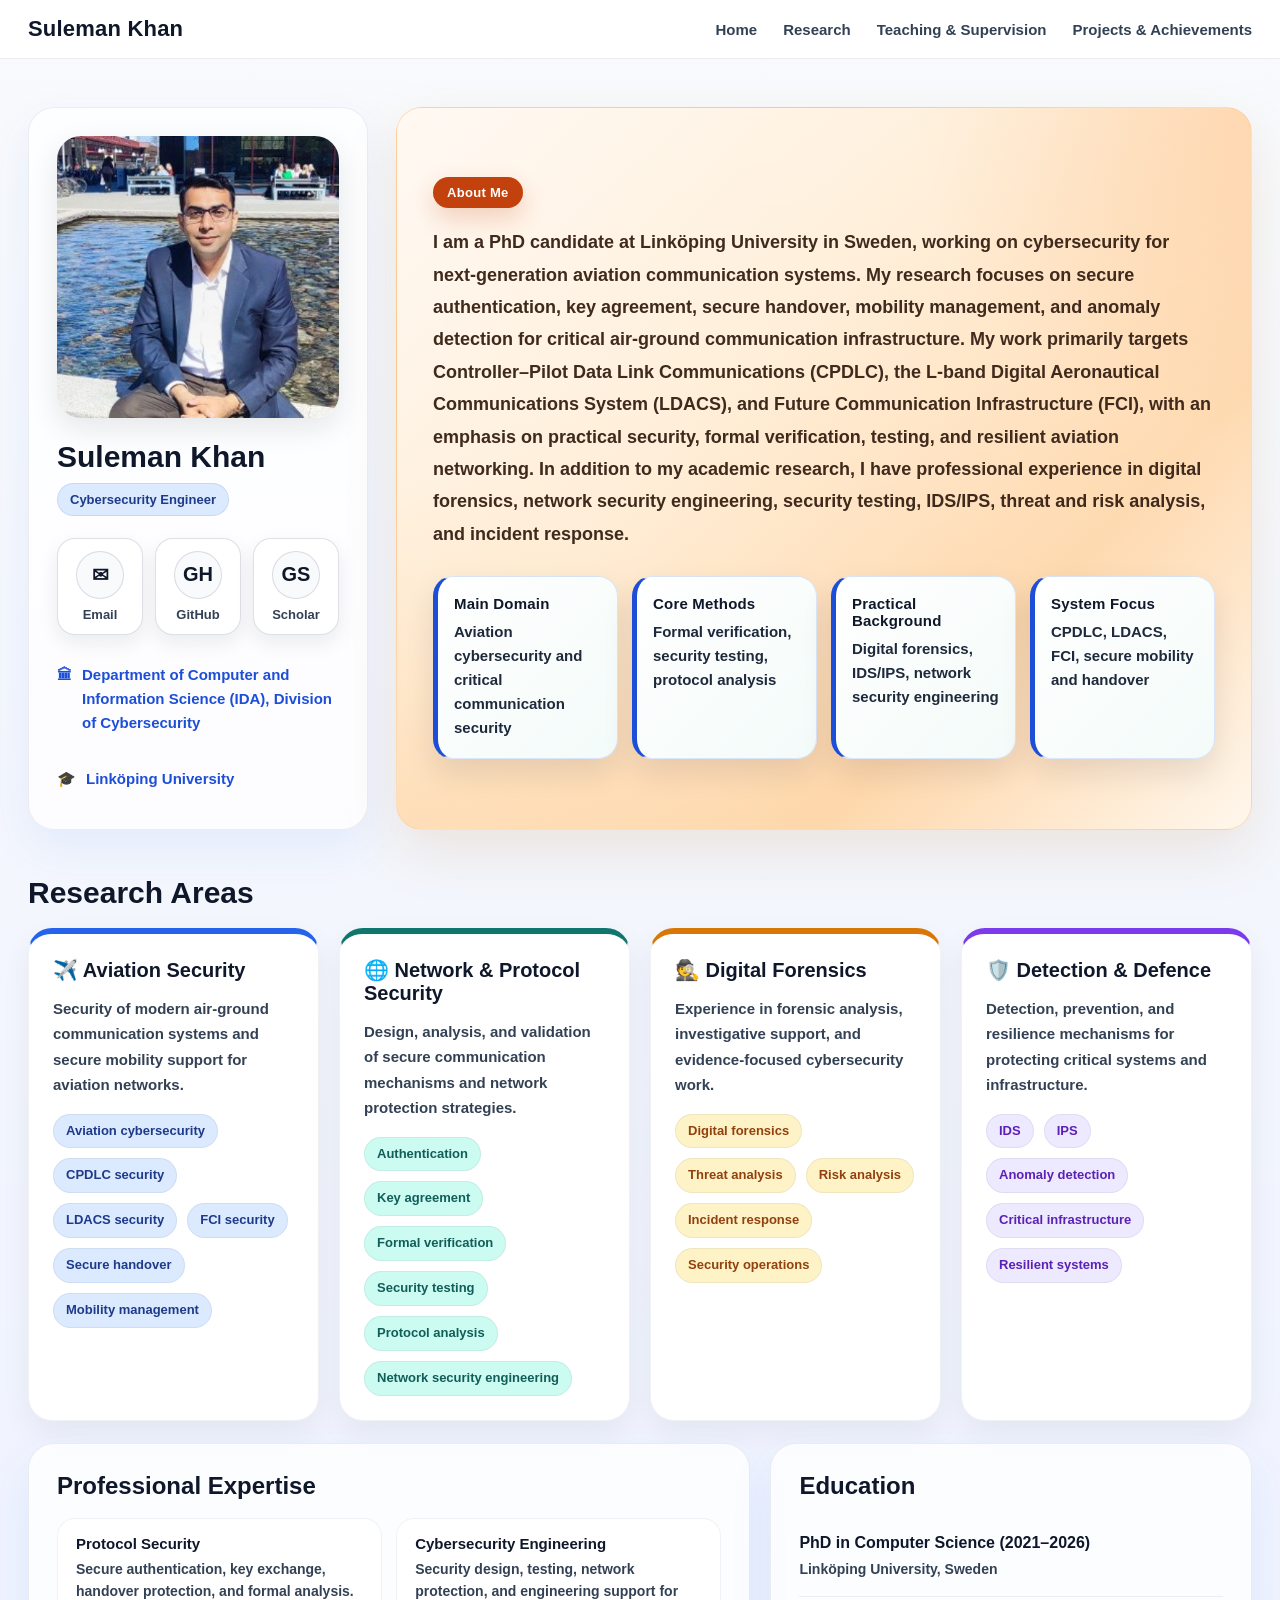
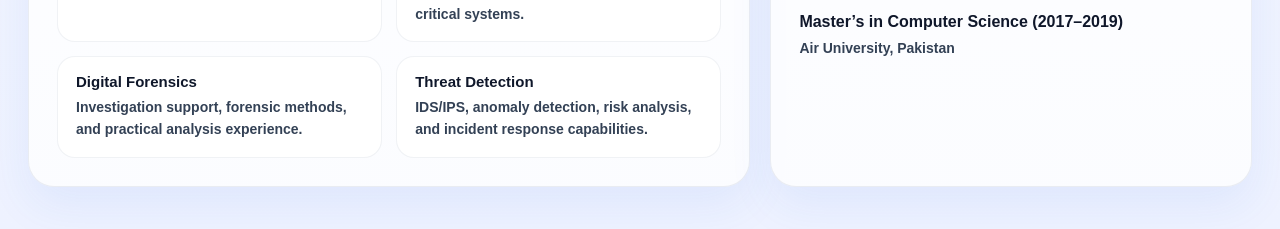
<file: index.html>
<!DOCTYPE html>
<html lang="en">
<head>
  <meta charset="UTF-8" />
  <meta name="viewport" content="width=device-width, initial-scale=1.0" />
  <title>Suleman Khan</title>
  <style>
    * { box-sizing: border-box; }
    html { scroll-behavior: smooth; }
    body {
      margin: 0;
      font-family: "Segoe UI", Tahoma, Geneva, Verdana, sans-serif;
      background: linear-gradient(180deg, #f8fafc 0%, #eef2ff 100%);
      color: #172033;
    }

    a { color: inherit; }

    .topbar {
      position: sticky;
      top: 0;
      z-index: 100;
      background: rgba(255,255,255,0.92);
      backdrop-filter: blur(10px);
      border-bottom: 1px solid rgba(15, 23, 42, 0.08);
    }

    .topbar-inner {
      max-width: 1380px;
      margin: 0 auto;
      padding: 16px 28px;
      display: flex;
      align-items: center;
      justify-content: space-between;
      gap: 20px;
      flex-wrap: wrap;
    }

    .brand {
      font-size: 22px;
      font-weight: 800;
      color: #0f172a;
      letter-spacing: 0.2px;
    }

    .nav {
      display: flex;
      gap: 26px;
      flex-wrap: wrap;
    }

    .nav a {
      text-decoration: none;
      color: #334155;
      font-size: 15px;
      font-weight: 700;
      transition: color 0.2s ease;
    }

    .nav a:hover {
      color: #2563eb;
    }

    .hero {
      max-width: 1380px;
      margin: 0 auto;
      padding: 48px 28px 26px;
      display: grid;
      grid-template-columns: 340px 1fr;
      gap: 28px;
      align-items: stretch;
    }

    .card {
      background: rgba(255,255,255,0.78);
      border: 1px solid rgba(148, 163, 184, 0.18);
      border-radius: 26px;
      box-shadow: 0 18px 45px rgba(37, 99, 235, 0.08);
    }

    .profile-card {
      padding: 28px;
      display: flex;
      flex-direction: column;
      justify-content: space-between;
      min-height: 100%;
    }

    .profile-photo {
      width: 100%;
      aspect-ratio: 1 / 1;
      border-radius: 24px;
      overflow: hidden;
      background: #fff;
      box-shadow: 0 10px 30px rgba(15, 23, 42, 0.10);
      margin-bottom: 22px;
    }

    .profile-photo img {
      width: 100%;
      height: 100%;
      object-fit: cover;
      display: block;
    }

    .name {
      margin: 0 0 8px;
      font-size: 30px;
      line-height: 1.15;
      color: #0f172a;
    }

    .role {
      font-size: 17px;
      color: #475569;
      font-weight: 600;
      margin-bottom: 18px;
    }

    .mini-tags {
      display: flex;
      flex-wrap: wrap;
      gap: 10px;
      margin-bottom: 22px;
    }

    .mini-tag {
      padding: 8px 12px;
      border-radius: 999px;
      background: #dbeafe;
      color: #1e3a8a;
      font-size: 13px;
      font-weight: 800;
      border: 1px solid rgba(30, 58, 138, 0.10);
    }

    .icon-row {
      display: grid;
      grid-template-columns: repeat(3, minmax(0, 1fr));
      gap: 12px;
      margin-bottom: 18px;
    }

    .icon-link {
      text-decoration: none;
      color: inherit;
    }

    .icon-card {
      display: flex;
      flex-direction: column;
      align-items: center;
      gap: 8px;
      padding: 12px 8px;
      border-radius: 18px;
      background: #ffffff;
      border: 1px solid rgba(100, 116, 139, 0.22);
      box-shadow: 0 8px 20px rgba(15, 23, 42, 0.08);
      transition: transform 0.18s ease, border-color 0.18s ease, color 0.18s ease;
    }

    .icon-link:hover .icon-card {
      transform: translateY(-2px);
      border-color: rgba(37, 99, 235, 0.35);
      color: #2563eb;
    }

    .icon-btn {
      width: 48px;
      height: 48px;
      border-radius: 50%;
      background: #f8fafc;
      border: 1px solid rgba(100, 116, 139, 0.22);
      display: inline-flex;
      align-items: center;
      justify-content: center;
      color: #0f172a;
      font-size: 20px;
      font-weight: 800;
    }

    .icon-label {
      font-size: 13px;
      font-weight: 800;
      color: #334155;
      text-align: center;
    }

    .sidebar-links {
      display: grid;
      gap: 12px;
    }

    .sidebar-links a {
      text-decoration: none;
      color: #1d4ed8;
      font-size: 15px;
      font-weight: 700;
      line-height: 1.6;
      display: flex;
      align-items: flex-start;
      gap: 10px;
      padding: 10px 0;
    }

    .hero-main {
      position: relative;
      overflow: hidden;
      padding: 34px 36px;
      display: flex;
      flex-direction: column;
      justify-content: center;
      min-height: 100%;
      background: linear-gradient(135deg, #fff8f1 0%, #ffedd5 38%, #fed7aa 72%, #fff7ed 100%);
      border: 1px solid rgba(251, 146, 60, 0.26);
      box-shadow: 0 22px 54px rgba(194, 120, 43, 0.14);
    }

    .hero-main::before {
      content: "";
      position: absolute;
      inset: 0;
      background:
        radial-gradient(circle at top right, rgba(251, 146, 60, 0.18), transparent 30%),
        radial-gradient(circle at bottom left, rgba(253, 186, 116, 0.22), transparent 32%),
        linear-gradient(180deg, rgba(255, 255, 255, 0.18), rgba(255, 255, 255, 0));
      pointer-events: none;
    }

    .eyebrow {
      position: relative;
      z-index: 1;
      display: inline-flex;
      align-items: center;
      width: fit-content;
      padding: 8px 14px;
      border-radius: 999px;
      background: #c2410c;
      color: #ffffff;
      font-size: 13px;
      font-weight: 800;
      letter-spacing: 0.3px;
      margin-bottom: 18px;
      box-shadow: 0 10px 24px rgba(194, 65, 12, 0.22);
    }

    .hero-main p {
      position: relative;
      z-index: 1;
      margin: 0;
      font-size: 18px;
      line-height: 1.8;
      color: #3f2a1d;
      font-weight: 600;
      max-width: 980px;
    }

    .highlights {
      margin-top: 26px;
      display: grid;
      grid-template-columns: repeat(4, minmax(0, 1fr));
      gap: 14px;
      position: relative;
      z-index: 1;
    }

    .highlight {
      position: relative;
      z-index: 1;
      background: linear-gradient(135deg, #ffffff 0%, #f3fbf9 100%);
      border: 1px solid rgba(29, 78, 216, 0.14);
      border-left: 5px solid #1d4ed8;
      border-radius: 20px;
      padding: 18px 16px;
      box-shadow: 0 14px 30px rgba(15, 23, 42, 0.10);
      backdrop-filter: blur(8px);
    }

    .highlight strong {
      display: block;
      font-size: 15px;
      font-weight: 800;
      color: #0f172a;
      margin-bottom: 8px;
      letter-spacing: 0.2px;
    }

    .highlight span {
      display: block;
      font-size: 15px;
      font-weight: 700;
      color: #1e293b;
      line-height: 1.6;
    }

    .section-wrap {
      max-width: 1380px;
      margin: 0 auto;
      padding: 0 28px 42px;
    }

    .section-header {
      margin: 20px 0 18px;
    }

    .section-header h3 {
      margin: 0 0 8px;
      font-size: 30px;
      font-weight: 800;
      color: #0f172a;
    }

    .section-header p {
      margin: 0;
      color: #334155;
      font-size: 17px;
      font-weight: 600;
      line-height: 1.7;
      max-width: 920px;
    }

    .research-grid {
      display: grid;
      grid-template-columns: repeat(4, minmax(0, 1fr));
      gap: 20px;
    }

    .research-card {
      padding: 24px;
      background: #ffffff;
      border-radius: 24px;
      box-shadow: 0 12px 30px rgba(15, 23, 42, 0.06);
      border: 1px solid rgba(148,163,184,0.14);
    }

    .research-card.aviation { border-top: 6px solid #2563eb; }
    .research-card.network { border-top: 6px solid #0f766e; }
    .research-card.forensics { border-top: 6px solid #d97706; }
    .research-card.defence { border-top: 6px solid #7c3aed; }

    .research-card h4 {
      margin: 0 0 14px;
      font-size: 20px;
      font-weight: 800;
      color: #0f172a;
    }

    .research-card p {
      margin: 0 0 16px;
      color: #334155;
      font-size: 15px;
      font-weight: 600;
      line-height: 1.7;
    }

    .tag-list {
      display: flex;
      flex-wrap: wrap;
      gap: 10px;
    }

    .tag {
      display: inline-flex;
      align-items: center;
      padding: 8px 12px;
      border-radius: 999px;
      font-size: 13px;
      font-weight: 800;
      line-height: 1.3;
      border: 1px solid rgba(15, 23, 42, 0.06);
    }

    .aviation .tag { background: #dbeafe; color: #1e3a8a; }
    .network .tag { background: #ccfbf1; color: #115e59; }
    .forensics .tag { background: #fef3c7; color: #92400e; }
    .defence .tag { background: #ede9fe; color: #5b21b6; }

    .bottom-grid {
      margin-top: 22px;
      display: grid;
      grid-template-columns: 1.2fr 0.8fr;
      gap: 20px;
    }

    .wide-card,
    .side-card {
      padding: 28px;
    }

    .wide-card h4,
    .side-card h4 {
      margin: 0 0 18px;
      font-size: 24px;
      font-weight: 800;
      color: #0f172a;
    }

    .expertise-grid {
      display: grid;
      grid-template-columns: repeat(2, minmax(0, 1fr));
      gap: 14px;
    }

    .expertise-item {
      background: #ffffff;
      border: 1px solid rgba(148,163,184,0.14);
      border-radius: 18px;
      padding: 16px 18px;
    }

    .expertise-item strong {
      display: block;
      font-size: 15px;
      font-weight: 800;
      color: #0f172a;
      margin-bottom: 6px;
    }

    .expertise-item span {
      display: block;
      font-size: 14px;
      font-weight: 600;
      color: #334155;
      line-height: 1.6;
    }

    .edu-item {
      padding: 16px 0;
      border-bottom: 1px solid rgba(148,163,184,0.18);
    }

    .edu-item:last-child {
      border-bottom: none;
      padding-bottom: 0;
    }

    .edu-degree {
      font-size: 16px;
      font-weight: 800;
      color: #0f172a;
      margin-bottom: 6px;
    }

    .edu-place {
      color: #334155;
      font-size: 14px;
      font-weight: 600;
      line-height: 1.6;
    }

    @media (max-width: 1200px) {
      .hero {
        grid-template-columns: 300px 1fr;
      }

      .research-grid {
        grid-template-columns: repeat(2, minmax(0, 1fr));
      }

      .highlights {
        grid-template-columns: repeat(2, minmax(0, 1fr));
      }
    }

    @media (max-width: 920px) {
      .hero {
        grid-template-columns: 1fr;
      }

      .bottom-grid {
        grid-template-columns: 1fr;
      }

      .expertise-grid {
        grid-template-columns: 1fr;
      }
    }

    @media (max-width: 700px) {
      .topbar-inner,
      .hero,
      .section-wrap {
        padding-left: 16px;
        padding-right: 16px;
      }

      .hero {
        padding-top: 24px;
      }

      .hero-main,
      .profile-card,
      .wide-card,
      .side-card {
        padding: 22px;
      }

      .research-grid,
      .highlights {
        grid-template-columns: 1fr;
      }
    }
  </style>
</head>
<body>
  <header class="topbar">
    <div class="topbar-inner">
      <div class="brand">Suleman Khan</div>
      <nav class="nav">
        <a href="index.html">Home</a>
        <a href="pages/publications.html">Research</a>
        <a href="projects-supervision.html">Teaching &amp; Supervision</a>
        <a href="projects-achievements.html">Projects &amp; Achievements</a>
      </nav>
    </div>
  </header>

  <section class="hero" id="home">
    <aside class="card profile-card">
      <div>
        <div class="profile-photo">
          <img src="./profile.jpg" alt="Suleman Khan" />
        </div>

        <h1 class="name">Suleman Khan</h1>

        <div class="mini-tags">
          <span class="mini-tag">Cybersecurity Engineer</span>
        </div>
      </div>

      <div>
        <div class="icon-row">
          <a class="icon-link" href="mailto:sulemankhan@ieee.org" aria-label="Email Suleman Khan">
            <div class="icon-card">
              <span class="icon-btn">✉</span>
              <span class="icon-label">Email</span>
            </div>
          </a>
          <a class="icon-link" href="https://github.com/sulemankhan354" target="_blank" aria-label="Open GitHub profile">
            <div class="icon-card">
              <span class="icon-btn">GH</span>
              <span class="icon-label">GitHub</span>
            </div>
          </a>
          <a class="icon-link" href="https://scholar.google.com/" target="_blank" aria-label="Open Google Scholar">
            <div class="icon-card">
              <span class="icon-btn">GS</span>
              <span class="icon-label">Scholar</span>
            </div>
          </a>
        </div>

        <div class="sidebar-links">
          <a href="https://liu.se/en/organisation/liu/ida" target="_blank">
            <span>🏛</span>
            <span>Department of Computer and Information Science (IDA), Division of Cybersecurity</span>
          </a>
          <a href="https://liu.se/en" target="_blank">
            <span>🎓</span>
            <span>Linköping University</span>
          </a>
        </div>
      </div>
    </aside>

    <div class="card hero-main">
      <div class="eyebrow">About Me</div>
      <p>
        I am a PhD candidate at Linköping University in Sweden, working on cybersecurity for next-generation aviation communication systems. My research focuses on secure authentication, key agreement, secure handover, mobility management, and anomaly detection for critical air-ground communication infrastructure. My work primarily targets Controller–Pilot Data Link Communications (CPDLC), the L-band Digital Aeronautical Communications System (LDACS), and Future Communication Infrastructure (FCI), with an emphasis on practical security, formal verification, testing, and resilient aviation networking. In addition to my academic research, I have professional experience in digital forensics, network security engineering, security testing, IDS/IPS, threat and risk analysis, and incident response.
      </p>

      <div class="highlights">
        <div class="highlight">
          <strong>Main Domain</strong>
          <span>Aviation cybersecurity and critical communication security</span>
        </div>
        <div class="highlight">
          <strong>Core Methods</strong>
          <span>Formal verification, security testing, protocol analysis</span>
        </div>
        <div class="highlight">
          <strong>Practical Background</strong>
          <span>Digital forensics, IDS/IPS, network security engineering</span>
        </div>
        <div class="highlight">
          <strong>System Focus</strong>
          <span>CPDLC, LDACS, FCI, secure mobility and handover</span>
        </div>
      </div>
    </div>
  </section>

  <section class="section-wrap" id="research">
    <div class="section-header">
      <h3>Research Areas</h3>
    </div>

    <div class="research-grid">
      <div class="research-card aviation">
        <h4>✈️ Aviation Security</h4>
        <p>Security of modern air-ground communication systems and secure mobility support for aviation networks.</p>
        <div class="tag-list">
          <span class="tag">Aviation cybersecurity</span>
          <span class="tag">CPDLC security</span>
          <span class="tag">LDACS security</span>
          <span class="tag">FCI security</span>
          <span class="tag">Secure handover</span>
          <span class="tag">Mobility management</span>
        </div>
      </div>

      <div class="research-card network">
        <h4>🌐 Network &amp; Protocol Security</h4>
        <p>Design, analysis, and validation of secure communication mechanisms and network protection strategies.</p>
        <div class="tag-list">
          <span class="tag">Authentication</span>
          <span class="tag">Key agreement</span>
          <span class="tag">Formal verification</span>
          <span class="tag">Security testing</span>
          <span class="tag">Protocol analysis</span>
          <span class="tag">Network security engineering</span>
        </div>
      </div>

      <div class="research-card forensics">
        <h4>🕵️ Digital Forensics</h4>
        <p>Experience in forensic analysis, investigative support, and evidence-focused cybersecurity work.</p>
        <div class="tag-list">
          <span class="tag">Digital forensics</span>
          <span class="tag">Threat analysis</span>
          <span class="tag">Risk analysis</span>
          <span class="tag">Incident response</span>
          <span class="tag">Security operations</span>
        </div>
      </div>

      <div class="research-card defence">
        <h4>🛡️ Detection &amp; Defence</h4>
        <p>Detection, prevention, and resilience mechanisms for protecting critical systems and infrastructure.</p>
        <div class="tag-list">
          <span class="tag">IDS</span>
          <span class="tag">IPS</span>
          <span class="tag">Anomaly detection</span>
          <span class="tag">Critical infrastructure</span>
          <span class="tag">Resilient systems</span>
        </div>
      </div>
    </div>

    <div class="bottom-grid">
      <div class="card wide-card" id="expertise">
        <h4>Professional Expertise</h4>
        <div class="expertise-grid">
          <div class="expertise-item">
            <strong>Protocol Security</strong>
            <span>Secure authentication, key exchange, handover protection, and formal analysis.</span>
          </div>
          <div class="expertise-item">
            <strong>Cybersecurity Engineering</strong>
            <span>Security design, testing, network protection, and engineering support for critical systems.</span>
          </div>
          <div class="expertise-item">
            <strong>Digital Forensics</strong>
            <span>Investigation support, forensic methods, and practical analysis experience.</span>
          </div>
          <div class="expertise-item">
            <strong>Threat Detection</strong>
            <span>IDS/IPS, anomaly detection, risk analysis, and incident response capabilities.</span>
          </div>
        </div>
      </div>

      <div class="card side-card" id="education">
        <h4>Education</h4>
        <div class="edu-item">
          <div class="edu-degree">PhD in Computer Science (2021–2026)</div>
          <div class="edu-place">Linköping University, Sweden</div>
        </div>
        <div class="edu-item">
          <div class="edu-degree">Master’s in Computer Science (2017–2019)</div>
          <div class="edu-place">Air University, Pakistan</div>
        </div>
      </div>
    </div>
  </section>
</body>
</html>
</file>
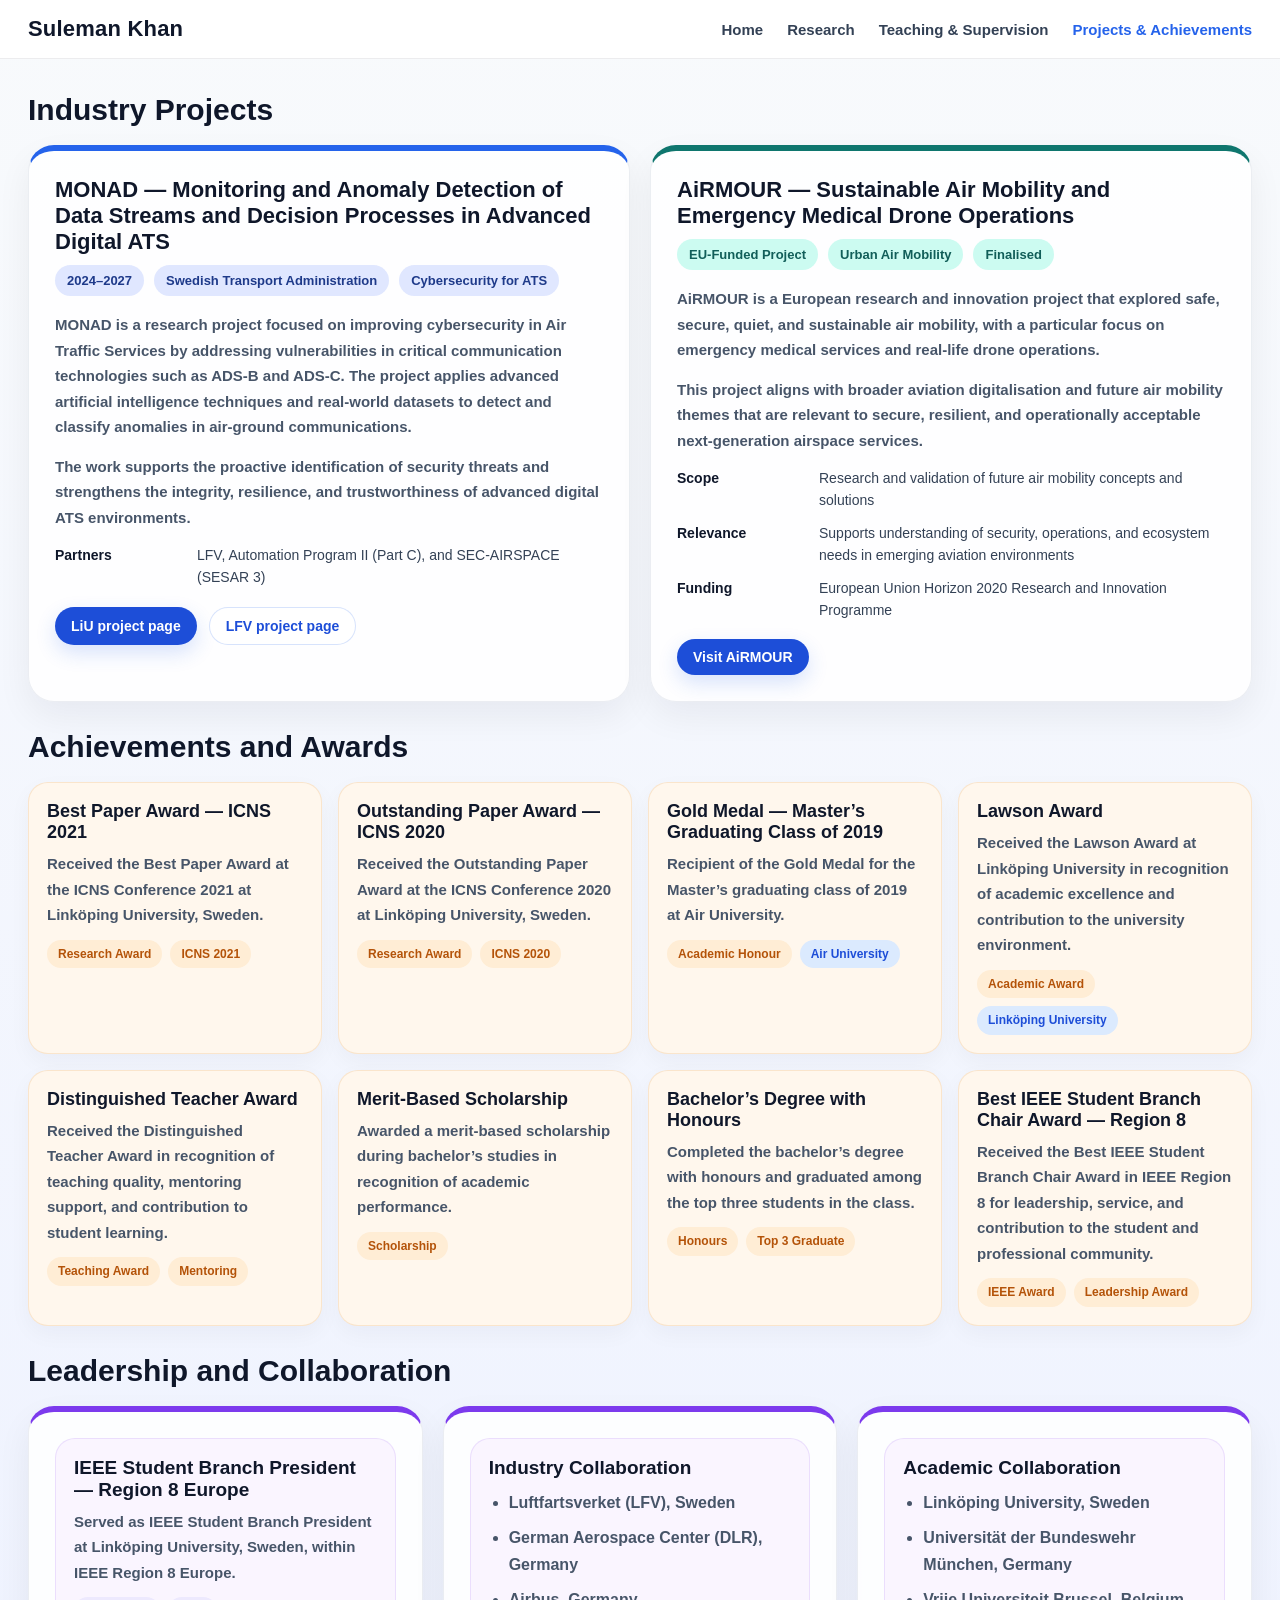
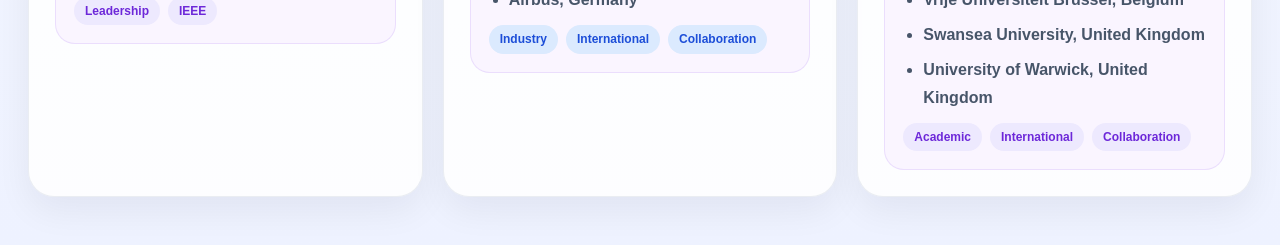
<file: projects-achievements.html>
<!DOCTYPE html>
<html lang="en">
<head>
  <meta charset="UTF-8" />
  <meta name="viewport" content="width=device-width, initial-scale=1.0" />
  <title>Projects &amp; Achievements | Suleman Khan</title>
  <style>
    * { box-sizing: border-box; }
    html { scroll-behavior: smooth; }

    body {
      margin: 0;
      font-family: "Segoe UI", Tahoma, Geneva, Verdana, sans-serif;
      background: linear-gradient(180deg, #f8fafc 0%, #eef2ff 100%);
      color: #172033;
    }

    a { color: inherit; }

    .topbar {
      position: sticky;
      top: 0;
      z-index: 100;
      background: rgba(255,255,255,0.92);
      backdrop-filter: blur(10px);
      border-bottom: 1px solid rgba(15, 23, 42, 0.08);
    }

    .topbar-inner {
      max-width: 1380px;
      margin: 0 auto;
      padding: 16px 28px;
      display: flex;
      align-items: center;
      justify-content: space-between;
      gap: 20px;
      flex-wrap: wrap;
    }

    .brand {
      font-size: 22px;
      font-weight: 800;
      color: #0f172a;
      letter-spacing: 0.2px;
      text-decoration: none;
    }

    .nav {
      display: flex;
      gap: 24px;
      flex-wrap: wrap;
    }

    .nav a {
      text-decoration: none;
      color: #334155;
      font-size: 15px;
      font-weight: 700;
      transition: color 0.2s ease;
    }

    .nav a:hover,
    .nav a.active {
      color: #2563eb;
    }

    .page-wrap {
      max-width: 1380px;
      margin: 0 auto;
      padding: 34px 28px 48px;
    }

    .section {
      margin-top: 28px;
    }

    .section:first-child {
      margin-top: 0;
    }

    .section-header {
      margin-bottom: 18px;
    }

    .section-header h2 {
      margin: 0 0 8px;
      font-size: 30px;
      color: #0f172a;
    }

    .section-header p {
      margin: 0;
      font-size: 17px;
      line-height: 1.7;
      color: #475569;
      font-weight: 600;
      max-width: 960px;
    }

    .grid-2 {
      display: grid;
      grid-template-columns: repeat(2, minmax(0, 1fr));
      gap: 20px;
    }

    .card {
      background: rgba(255,255,255,0.86);
      border: 1px solid rgba(148, 163, 184, 0.18);
      border-radius: 26px;
      box-shadow: 0 14px 35px rgba(15, 23, 42, 0.06);
      padding: 26px;
      height: 100%;
    }

    .project-card {
      border-top: 6px solid #2563eb;
    }

    .project-card.secondary {
      border-top-color: #0f766e;
    }

    .achievement-card {
      border-top: 6px solid #d97706;
    }

    .leadership-card {
      border-top: 6px solid #7c3aed;
    }

    .card h3 {
      margin: 0 0 10px;
      font-size: 22px;
      color: #0f172a;
    }

    .meta {
      display: flex;
      flex-wrap: wrap;
      gap: 10px;
      margin-bottom: 16px;
    }

    .meta span {
      display: inline-flex;
      align-items: center;
      padding: 8px 12px;
      border-radius: 999px;
      background: #e0e7ff;
      color: #1e3a8a;
      font-size: 13px;
      font-weight: 800;
    }

    .project-card.secondary .meta span {
      background: #ccfbf1;
      color: #115e59;
    }

    .card p {
      margin: 0 0 14px;
      font-size: 15px;
      line-height: 1.7;
      color: #475569;
      font-weight: 600;
    }

    .detail-list {
      margin: 0;
      padding: 0;
      list-style: none;
      display: grid;
      gap: 10px;
    }

    .detail-list li {
      display: grid;
      grid-template-columns: 130px 1fr;
      gap: 12px;
      align-items: start;
      font-size: 14px;
      line-height: 1.6;
      color: #334155;
    }

    .detail-list strong {
      color: #0f172a;
    }

    .link-row {
      margin-top: 18px;
      display: flex;
      flex-wrap: wrap;
      gap: 12px;
    }

    .btn {
      display: inline-flex;
      align-items: center;
      justify-content: center;
      padding: 10px 16px;
      border-radius: 999px;
      text-decoration: none;
      font-size: 14px;
      font-weight: 700;
      background: #1d4ed8;
      color: #ffffff;
      box-shadow: 0 8px 20px rgba(37, 99, 235, 0.18);
    }

    .btn.secondary {
      background: #ffffff;
      color: #1d4ed8;
      border: 1px solid rgba(37, 99, 235, 0.18);
      box-shadow: none;
    }

    .item-list {
      display: grid;
      gap: 16px;
    }

    .award-grid {
      display: grid;
      grid-template-columns: repeat(4, minmax(0, 1fr));
      gap: 16px;
    }

    .award-tile {
      padding: 18px;
      border-radius: 20px;
      background: #fff7ed;
      border: 1px solid rgba(217,119,6,0.14);
      box-shadow: 0 8px 22px rgba(15, 23, 42, 0.04);
      height: 100%;
    }

    .award-tile h4 {
      margin: 0 0 8px;
      font-size: 18px;
      color: #0f172a;
    }

    .award-tile p {
      margin: 0;
      font-size: 15px;
      line-height: 1.7;
      color: #475569;
      font-weight: 600;
    }

    .grid-3 {
      display: grid;
      grid-template-columns: repeat(3, minmax(0, 1fr));
      gap: 20px;
    }

    .item {
      padding: 18px;
      border-radius: 20px;
      background: #f8fafc;
      border: 1px solid rgba(148,163,184,0.16);
    }

    .achievement-card .item {
      background: #fff7ed;
      border-color: rgba(217, 119, 6, 0.14);
    }

    .leadership-card .item {
      background: #faf5ff;
      border-color: rgba(124, 58, 237, 0.12);
    }

    .item h4 {
      margin: 0 0 8px;
      font-size: 19px;
      color: #0f172a;
    }

    .item p {
      margin: 0;
      font-size: 15px;
      line-height: 1.7;
      color: #475569;
      font-weight: 600;
    }

    .badge-row {
      display: flex;
      flex-wrap: wrap;
      gap: 8px;
      margin-top: 12px;
    }

    .badge {
      display: inline-flex;
      align-items: center;
      padding: 7px 11px;
      border-radius: 999px;
      font-size: 12px;
      font-weight: 800;
      line-height: 1.2;
    }

    .badge.gold {
      background: #ffedd5;
      color: #b45309;
    }

    .badge.violet {
      background: #ede9fe;
      color: #6d28d9;
    }

    .badge.blue {
      background: #dbeafe;
      color: #1d4ed8;
    }

    .collab-bullets {
      margin: 10px 0 0;
      padding-left: 20px;
      color: #475569;
      font-weight: 600;
    }

    .collab-bullets li {
      margin-bottom: 8px;
      line-height: 1.7;
    }

    .collab-bullets li:last-child {
      margin-bottom: 0;
    }

    @media (max-width: 1100px) {
      .award-grid {
        grid-template-columns: repeat(2, minmax(0, 1fr));
      }
    }

    @media (max-width: 900px) {
      .grid-2,
      .grid-3,
      .award-grid {
        grid-template-columns: 1fr;
      }
    }

    @media (max-width: 700px) {
      .topbar-inner,
      .page-wrap {
        padding-left: 16px;
        padding-right: 16px;
      }

      .card {
        padding: 22px;
      }

      .detail-list li {
        grid-template-columns: 1fr;
        gap: 4px;
      }
    }
  </style>
</head>
<body>
  <header class="topbar">
    <div class="topbar-inner">
      <a class="brand" href="index.html">Suleman Khan</a>
      <nav class="nav">
        <a href="index.html">Home</a>
        <a href="pages/publications.html">Research</a>
        <a href="projects-supervision.html">Teaching &amp; Supervision</a>
        <a href="projects-achievements.html" class="active">Projects &amp; Achievements</a>
      </nav>
    </div>
  </header>

  <main class="page-wrap">
    <section class="section">
      <div class="section-header">
        <h2>Industry Projects</h2>
      </div>

      <div class="grid-2">
        <article class="card project-card">
          <h3>MONAD — Monitoring and Anomaly Detection of Data Streams and Decision Processes in Advanced Digital ATS</h3>
          <div class="meta">
            <span>2024–2027</span>
            <span>Swedish Transport Administration</span>
            <span>Cybersecurity for ATS</span>
          </div>
          <p>
            MONAD is a research project focused on improving cybersecurity in Air Traffic Services by addressing vulnerabilities in critical communication technologies such as ADS-B and ADS-C. The project applies advanced artificial intelligence techniques and real-world datasets to detect and classify anomalies in air-ground communications.
          </p>
          <p>
            The work supports the proactive identification of security threats and strengthens the integrity, resilience, and trustworthiness of advanced digital ATS environments.
          </p>
          <ul class="detail-list">
            <li><strong>Partners</strong><span>LFV, Automation Program II (Part C), and SEC-AIRSPACE (SESAR 3)</span></li>
          </ul>
          <div class="link-row">
            <a class="btn" href="https://liu.se/en/research/cybersecurity/cybersecurity-research" target="_blank">LiU project page</a>
            <a class="btn secondary" href="https://www.lfv.se/sv/om-oss/innovation/monad" target="_blank">LFV project page</a>
          </div>
        </article>

        <article class="card project-card secondary">
          <h3>AiRMOUR — Sustainable Air Mobility and Emergency Medical Drone Operations</h3>
          <div class="meta">
            <span>EU-Funded Project</span>
            <span>Urban Air Mobility</span>
            <span>Finalised</span>
          </div>
          <p>
            AiRMOUR is a European research and innovation project that explored safe, secure, quiet, and sustainable air mobility, with a particular focus on emergency medical services and real-life drone operations.
          </p>
          <p>
            This project aligns with broader aviation digitalisation and future air mobility themes that are relevant to secure, resilient, and operationally acceptable next-generation airspace services.
          </p>
          <ul class="detail-list">
            <li><strong>Scope</strong><span>Research and validation of future air mobility concepts and solutions</span></li>
            <li><strong>Relevance</strong><span>Supports understanding of security, operations, and ecosystem needs in emerging aviation environments</span></li>
            <li><strong>Funding</strong><span>European Union Horizon 2020 Research and Innovation Programme</span></li>
          </ul>
          <div class="link-row">
            <a class="btn" href="https://airmour.eu/" target="_blank">Visit AiRMOUR</a>
          </div>
        </article>
      </div>
    </section>

    <section class="section">
      <div class="section-header">
        <h2>Achievements and Awards</h2>
      </div>

      <div class="award-grid">
        <article class="award-tile">
          <h4>Best Paper Award — ICNS 2021</h4>
          <p>Received the Best Paper Award at the ICNS Conference 2021 at Linköping University, Sweden.</p>
          <div class="badge-row">
            <span class="badge gold">Research Award</span>
            <span class="badge gold">ICNS 2021</span>
          </div>
        </article>

        <article class="award-tile">
          <h4>Outstanding Paper Award — ICNS 2020</h4>
          <p>Received the Outstanding Paper Award at the ICNS Conference 2020 at Linköping University, Sweden.</p>
          <div class="badge-row">
            <span class="badge gold">Research Award</span>
            <span class="badge gold">ICNS 2020</span>
          </div>
        </article>

        <article class="award-tile">
          <h4>Gold Medal — Master’s Graduating Class of 2019</h4>
          <p>Recipient of the Gold Medal for the Master’s graduating class of 2019 at Air University.</p>
          <div class="badge-row">
            <span class="badge gold">Academic Honour</span>
            <span class="badge blue">Air University</span>
          </div>
        </article>

        <article class="award-tile">
          <h4>Lawson Award</h4>
          <p>Received the Lawson Award at Linköping University in recognition of academic excellence and contribution to the university environment.</p>
          <div class="badge-row">
            <span class="badge gold">Academic Award</span>
            <span class="badge blue">Linköping University</span>
          </div>
        </article>

        <article class="award-tile">
          <h4>Distinguished Teacher Award</h4>
          <p>Received the Distinguished Teacher Award in recognition of teaching quality, mentoring support, and contribution to student learning.</p>
          <div class="badge-row">
            <span class="badge gold">Teaching Award</span>
            <span class="badge gold">Mentoring</span>
          </div>
        </article>

        <article class="award-tile">
          <h4>Merit-Based Scholarship</h4>
          <p>Awarded a merit-based scholarship during bachelor’s studies in recognition of academic performance.</p>
          <div class="badge-row">
            <span class="badge gold">Scholarship</span>
          </div>
        </article>

        <article class="award-tile">
          <h4>Bachelor’s Degree with Honours</h4>
          <p>Completed the bachelor’s degree with honours and graduated among the top three students in the class.</p>
          <div class="badge-row">
            <span class="badge gold">Honours</span>
            <span class="badge gold">Top 3 Graduate</span>
          </div>
        </article>

        <article class="award-tile">
          <h4>Best IEEE Student Branch Chair Award — Region 8</h4>
          <p>Received the Best IEEE Student Branch Chair Award in IEEE Region 8 for leadership, service, and contribution to the student and professional community.</p>
          <div class="badge-row">
            <span class="badge gold">IEEE Award</span>
            <span class="badge gold">Leadership Award</span>
          </div>
        </article>
      </div>
    </section>

    <section class="section">
      <div class="section-header">
        <h2>Leadership and Collaboration</h2>
      </div>

      <div class="grid-3">
        <article class="card leadership-card">
          <div class="item-list">
            <div class="item">
              <h4>IEEE Student Branch President — Region 8 Europe</h4>
              <p>Served as IEEE Student Branch President at Linköping University, Sweden, within IEEE Region 8 Europe.</p>
              <div class="badge-row">
                <span class="badge violet">Leadership</span>
                <span class="badge violet">IEEE</span>
              </div>
            </div>
          </div>
        </article>

        <article class="card leadership-card">
          <div class="item-list">
            <div class="item">
              <h4>Industry Collaboration</h4>
              <ul class="collab-bullets">
                <li>Luftfartsverket (LFV), Sweden</li>
                <li>German Aerospace Center (DLR), Germany</li>
                <li>Airbus, Germany</li>
              </ul>
              <div class="badge-row">
                <span class="badge blue">Industry</span>
                <span class="badge blue">International</span>
                <span class="badge blue">Collaboration</span>
              </div>
            </div>
          </div>
        </article>

        <article class="card leadership-card">
          <div class="item-list">
            <div class="item">
              <h4>Academic Collaboration</h4>
              <ul class="collab-bullets">
                <li>Linköping University, Sweden</li>
                <li>Universität der Bundeswehr München, Germany</li>
                <li>Vrije Universiteit Brussel, Belgium</li>
                <li>Swansea University, United Kingdom</li>
                <li>University of Warwick, United Kingdom</li>
              </ul>
              <div class="badge-row">
                <span class="badge violet">Academic</span>
                <span class="badge violet">International</span>
                <span class="badge violet">Collaboration</span>
              </div>
            </div>
          </div>
        </article>
      </div>
    </section>
  </main>
</body>
</html>
</file>
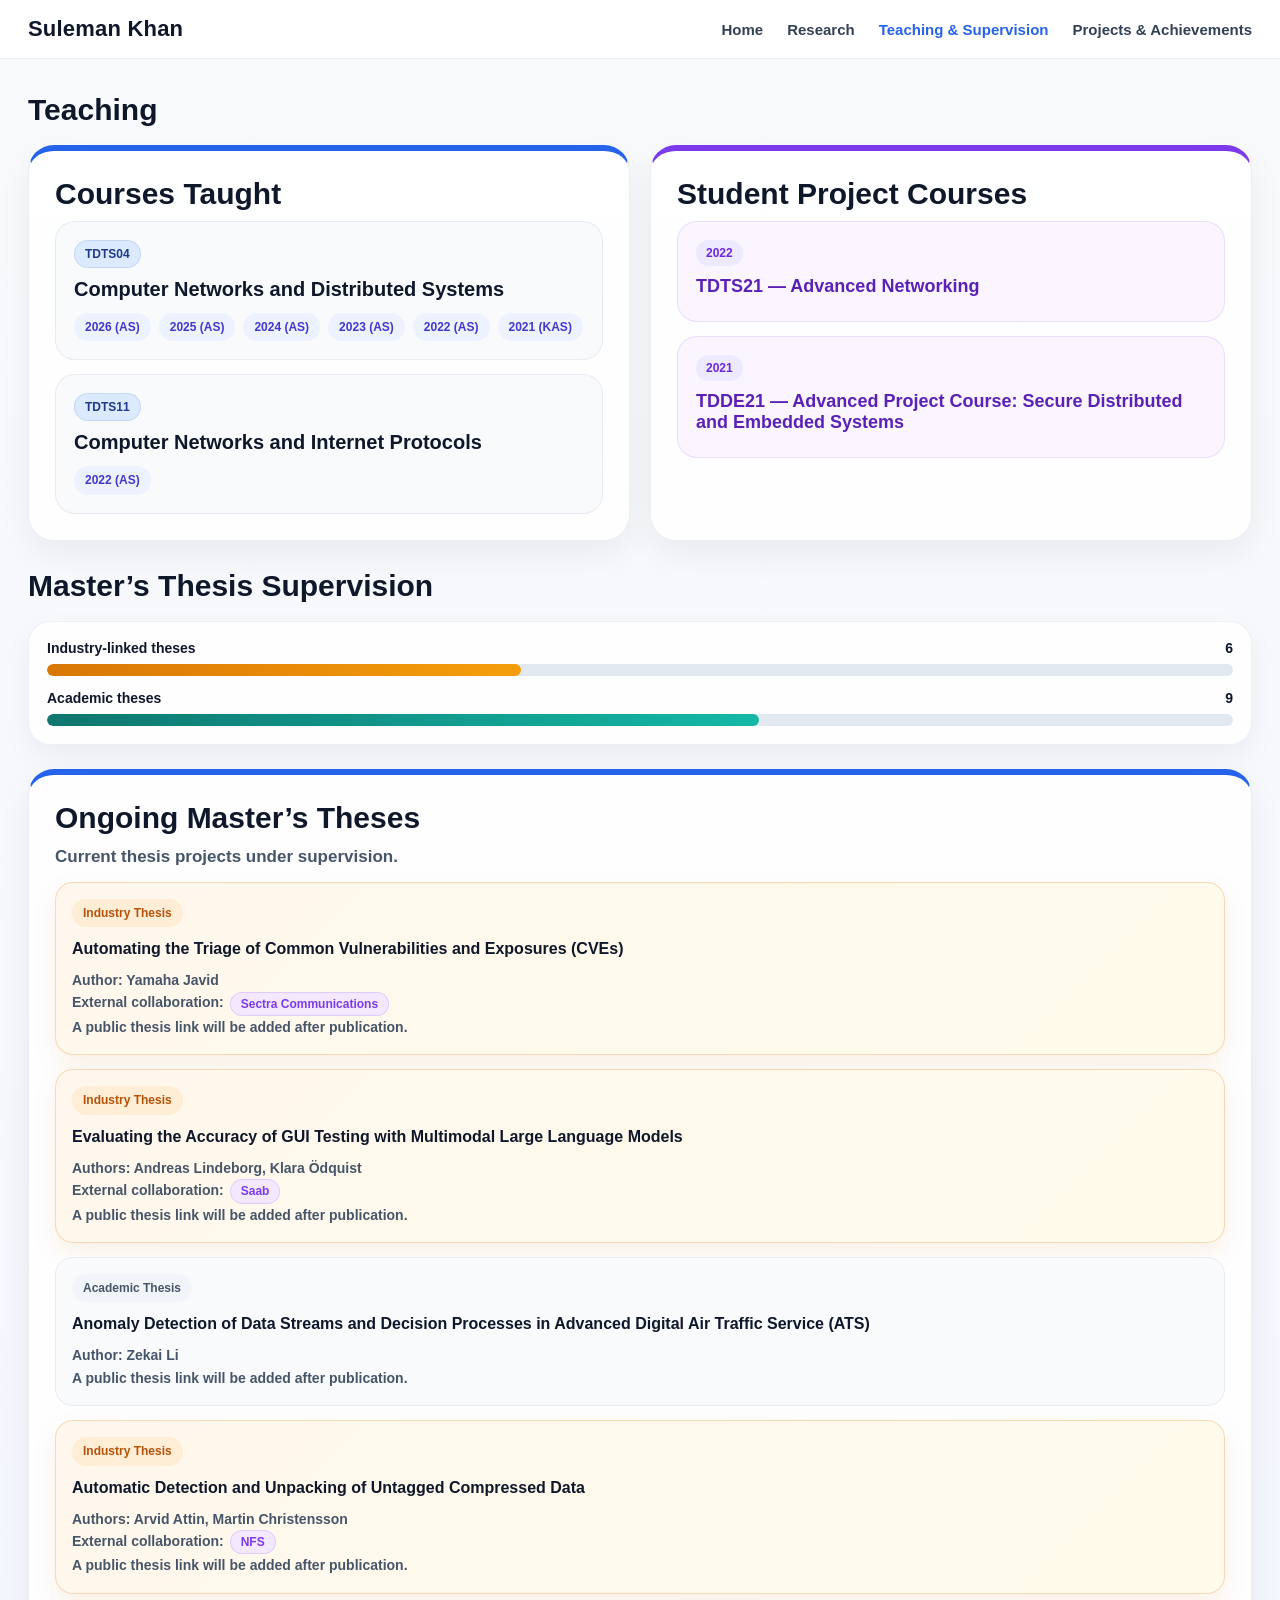
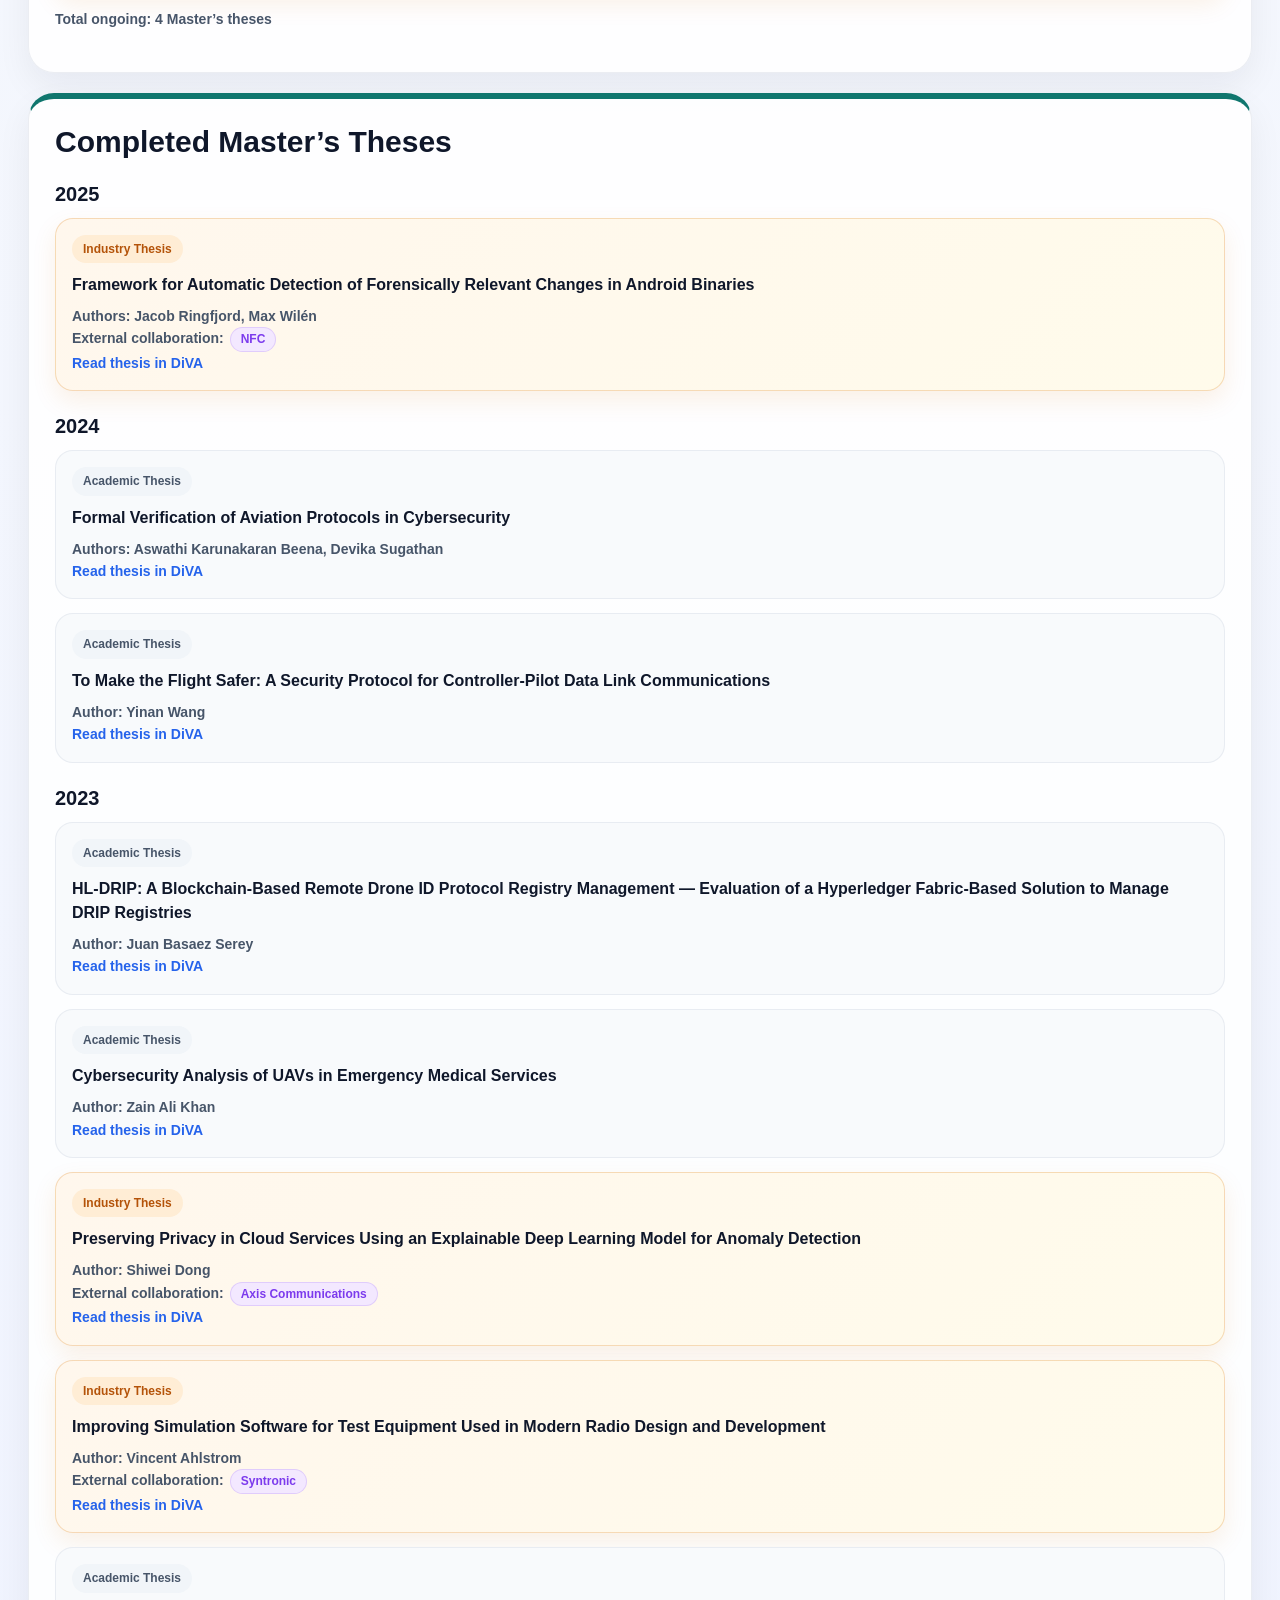
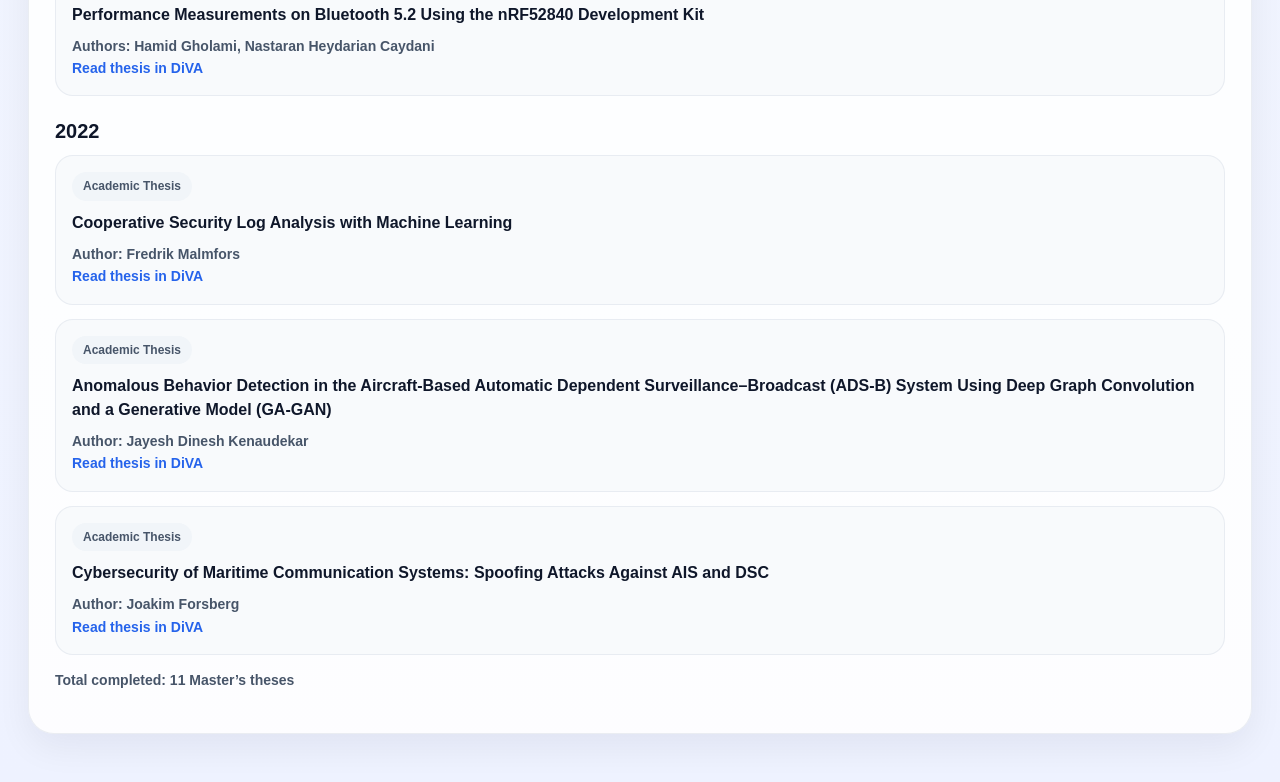
<file: projects-supervision.html>
<!DOCTYPE html>
<html lang="en">
<head>
  <meta charset="UTF-8" />
  <meta name="viewport" content="width=device-width, initial-scale=1.0" />
  <title>Teaching &amp; Supervision | Suleman Khan</title>
  <style>
    * { box-sizing: border-box; }
    html { scroll-behavior: smooth; }

    body {
      margin: 0;
      font-family: "Segoe UI", Tahoma, Geneva, Verdana, sans-serif;
      background: linear-gradient(180deg, #f8fafc 0%, #eef2ff 100%);
      color: #172033;
    }

    a { color: inherit; }

    .topbar {
      position: sticky;
      top: 0;
      z-index: 100;
      background: rgba(255,255,255,0.92);
      backdrop-filter: blur(10px);
      border-bottom: 1px solid rgba(15, 23, 42, 0.08);
    }

    .topbar-inner {
      max-width: 1380px;
      margin: 0 auto;
      padding: 16px 28px;
      display: flex;
      align-items: center;
      justify-content: space-between;
      gap: 20px;
      flex-wrap: wrap;
    }

    .brand {
      font-size: 22px;
      font-weight: 800;
      color: #0f172a;
      letter-spacing: 0.2px;
      text-decoration: none;
    }

    .nav {
      display: flex;
      gap: 24px;
      flex-wrap: wrap;
    }

    .nav a {
      text-decoration: none;
      color: #334155;
      font-size: 15px;
      font-weight: 700;
      transition: color 0.2s ease;
    }

    .nav a:hover,
    .nav a.active {
      color: #2563eb;
    }

    .page-wrap {
      max-width: 1380px;
      margin: 0 auto;
      padding: 34px 28px 48px;
    }

    .section {
      margin-top: 28px;
    }

    .section:first-child {
      margin-top: 0;
    }

    .section-header {
      margin-bottom: 18px;
    }

    .section-header h2 {
      margin: 0 0 8px;
      font-size: 30px;
      color: #0f172a;
    }

    .section-header p {
      margin: 0;
      font-size: 17px;
      line-height: 1.7;
      color: #475569;
      font-weight: 600;
      max-width: 960px;
    }

    .grid-2 {
      display: grid;
      grid-template-columns: repeat(2, minmax(0, 1fr));
      gap: 20px;
    }

    .card {
      background: rgba(255,255,255,0.86);
      border: 1px solid rgba(148, 163, 184, 0.18);
      border-radius: 26px;
      box-shadow: 0 14px 35px rgba(15, 23, 42, 0.06);
      padding: 26px;
      height: 100%;
    }

    .teaching-card {
      border-top: 6px solid #2563eb;
    }

    .student-card {
      border-top: 6px solid #7c3aed;
    }

    .course-list {
      display: grid;
      gap: 14px;
    }

    .course-item {
      background: #f8fafc;
      border: 1px solid rgba(148,163,184,0.16);
      border-radius: 20px;
      padding: 18px;
    }

    .course-code {
      display: inline-flex;
      align-items: center;
      padding: 6px 10px;
      border-radius: 999px;
      background: #dbeafe;
      color: #1e3a8a;
      font-size: 12px;
      font-weight: 800;
      margin-bottom: 10px;
      border: 1px solid rgba(30, 58, 138, 0.10);
    }

    .course-item h3 {
      margin: 0 0 8px;
      font-size: 20px;
      color: #0f172a;
    }

    .course-years {
      display: flex;
      flex-wrap: wrap;
      gap: 8px;
      margin-top: 12px;
    }

    .year-pill {
      display: inline-flex;
      align-items: center;
      padding: 7px 11px;
      border-radius: 999px;
      background: #eef2ff;
      color: #4338ca;
      font-size: 12px;
      font-weight: 800;
      line-height: 1.2;
    }

    .student-list {
      display: grid;
      gap: 14px;
    }

    .student-item {
      padding: 18px;
      border-radius: 20px;
      background: #faf5ff;
      border: 1px solid rgba(124, 58, 237, 0.12);
    }

    .student-item h3 {
      margin: 0 0 6px;
      font-size: 18px;
      color: #5b21b6;
    }

    .student-year {
      display: inline-flex;
      align-items: center;
      padding: 6px 10px;
      border-radius: 999px;
      background: #ede9fe;
      color: #6d28d9;
      font-size: 12px;
      font-weight: 800;
      margin-bottom: 10px;
    }

    .thesis-card {
      border-top: 6px solid #0f766e;
    }

    .thesis-card.ongoing {
      border-top-color: #2563eb;
    }

    .thesis-list {
      display: grid;
      grid-template-columns: 1fr;
      gap: 14px;
      margin-top: 10px;
    }

    .year-group {
      margin-top: 24px;
    }

    .year-heading {
      margin: 0 0 12px;
      font-size: 20px;
      color: #0f172a;
    }

    .thesis-item {
      background: #f8fafc;
      border: 1px solid rgba(148,163,184,0.16);
      border-radius: 18px;
      padding: 16px;
    }

    .thesis-item.industry {
      background: linear-gradient(135deg, #fff7ed 0%, #fffbeb 100%);
      border: 1px solid rgba(217, 119, 6, 0.24);
      box-shadow: 0 10px 24px rgba(217, 119, 6, 0.10);
    }

    .thesis-item.academic {
      background: #f8fafc;
    }

    .thesis-badge-row {
      display: flex;
      flex-wrap: wrap;
      gap: 10px;
      margin-bottom: 10px;
    }

    .thesis-badge {
      display: inline-flex;
      align-items: center;
      padding: 7px 11px;
      border-radius: 999px;
      font-size: 12px;
      font-weight: 800;
      line-height: 1.2;
    }

    .thesis-badge.industry {
      background: #ffedd5;
      color: #b45309;
    }

    .thesis-badge.academic {
      background: #f1f5f9;
      color: #475569;
    }

    .thesis-stats {
      display: grid;
      gap: 14px;
      margin: 18px 0 24px;
      padding: 18px;
      border-radius: 22px;
      background: rgba(255,255,255,0.84);
      border: 1px solid rgba(148,163,184,0.16);
      box-shadow: 0 12px 30px rgba(15, 23, 42, 0.05);
    }

    .thesis-stat-row {
      display: grid;
      gap: 8px;
    }

    .thesis-stat-top {
      display: flex;
      align-items: center;
      justify-content: space-between;
      gap: 12px;
      font-size: 14px;
      font-weight: 700;
      color: #0f172a;
    }

    .thesis-bar {
      height: 12px;
      border-radius: 999px;
      background: #e2e8f0;
      overflow: hidden;
    }

    .thesis-bar-fill {
      height: 100%;
      border-radius: 999px;
    }

    .thesis-bar-fill.industry {
      width: 40%;
      background: linear-gradient(90deg, #d97706 0%, #f59e0b 100%);
    }

    .thesis-bar-fill.academic {
      width: 60%;
      background: linear-gradient(90deg, #0f766e 0%, #14b8a6 100%);
    }

    .thesis-item h4 {
      margin: 0 0 8px;
      font-size: 16px;
      line-height: 1.5;
      color: #0f172a;
    }

    .thesis-item p {
      margin: 0;
      font-size: 14px;
      line-height: 1.6;
      color: #475569;
      font-weight: 600;
    }

    .thesis-access {
      margin-top: 8px;
    }

    .thesis-access-link {
      color: #2563eb;
      text-decoration: none;
      font-weight: 700;
    }

    .thesis-access-link:hover {
      text-decoration: underline;
    }

    .thesis-note {
      margin-top: 8px;
      font-size: 13px;
      color: #475569;
      font-weight: 600;
    }

    .company-pill {
      display: inline-flex;
      align-items: center;
      margin-left: 6px;
      padding: 4px 10px;
      border-radius: 999px;
      background: #f3e8ff;
      color: #7c3aed;
      font-size: 12px;
      font-weight: 800;
      line-height: 1.2;
      vertical-align: middle;
      border: 1px solid rgba(124, 58, 237, 0.16);
    }

    .thesis-summary {
      margin-top: 14px;
      font-size: 14px;
      line-height: 1.7;
      color: #475569;
      font-weight: 600;
    }

    @media (max-width: 900px) {
      .grid-2,
      .thesis-list {
        grid-template-columns: 1fr;
      }
    }

    @media (max-width: 700px) {
      .topbar-inner,
      .page-wrap {
        padding-left: 16px;
        padding-right: 16px;
      }

      .card {
        padding: 22px;
      }
    }
  </style>
</head>
<body>
  <header class="topbar">
    <div class="topbar-inner">
      <a class="brand" href="index.html">Suleman Khan</a>
      <nav class="nav">
        <a href="index.html">Home</a>
        <a href="pages/publications.html">Research</a>
        <a href="projects-supervision.html" class="active">Teaching &amp; Supervision</a>
        <a href="projects-achievements.html">Projects &amp; Achievements</a>
      </nav>
    </div>
  </header>

  <main class="page-wrap">
    <section class="section">
      <div class="section-header">
        <h2>Teaching</h2>
      </div>

      <div class="grid-2">
        <article class="card teaching-card">
          <div class="section-header" style="margin-bottom: 10px;">
            <h2>Courses Taught</h2>
          </div>

          <div class="course-list">
            <div class="course-item">
              <span class="course-code">TDTS04</span>
              <h3>Computer Networks and Distributed Systems</h3>
              <div class="course-years">
                <span class="year-pill">2026 (AS)</span>
                <span class="year-pill">2025 (AS)</span>
                <span class="year-pill">2024 (AS)</span>
                <span class="year-pill">2023 (AS)</span>
                <span class="year-pill">2022 (AS)</span>
                <span class="year-pill">2021 (KAS)</span>
              </div>
            </div>

            <div class="course-item">
              <span class="course-code">TDTS11</span>
              <h3>Computer Networks and Internet Protocols</h3>
              <div class="course-years">
                <span class="year-pill">2022 (AS)</span>
              </div>
            </div>
          </div>
        </article>

        <article class="card student-card">
          <div class="section-header" style="margin-bottom: 10px;">
            <h2>Student Project Courses</h2>
          </div>

          <div class="student-list">
            <div class="student-item">
              <span class="student-year">2022</span>
              <h3>TDTS21 — Advanced Networking</h3>
            </div>

            <div class="student-item">
              <span class="student-year">2021</span>
              <h3>TDDE21 — Advanced Project Course: Secure Distributed and Embedded Systems</h3>
            </div>
          </div>
        </article>
      </div>
    </section>

    <section class="section">
      <div class="section-header">
        <h2>Master’s Thesis Supervision</h2>
      </div>

      <div class="thesis-stats">
        <div class="thesis-stat-row">
          <div class="thesis-stat-top">
            <span>Industry-linked theses</span>
            <span>6</span>
          </div>
          <div class="thesis-bar">
            <div class="thesis-bar-fill industry"></div>
          </div>
        </div>

        <div class="thesis-stat-row">
          <div class="thesis-stat-top">
            <span>Academic theses</span>
            <span>9</span>
          </div>
          <div class="thesis-bar">
            <div class="thesis-bar-fill academic"></div>
          </div>
        </div>
      </div>

      <article class="card thesis-card ongoing" style="margin-bottom: 20px;">
        <div class="section-header" style="margin-bottom: 6px;">
          <h2>Ongoing Master’s Theses</h2>
          <p>Current thesis projects under supervision.</p>
        </div>

        <div class="thesis-list">
          <div class="thesis-item industry">
            <div class="thesis-badge-row"><span class="thesis-badge industry">Industry Thesis</span></div>
            <h4>Automating the Triage of Common Vulnerabilities and Exposures (CVEs)</h4>
            <p><strong>Author:</strong> Yamaha Javid<br><strong>External collaboration:</strong><span class="company-pill">Sectra Communications</span></p>
            <p class="thesis-note">A public thesis link will be added after publication.</p>
          </div>

          <div class="thesis-item industry">
            <div class="thesis-badge-row"><span class="thesis-badge industry">Industry Thesis</span></div>
            <h4>Evaluating the Accuracy of GUI Testing with Multimodal Large Language Models</h4>
            <p><strong>Authors:</strong> Andreas Lindeborg, Klara Ödquist<br><strong>External collaboration:</strong><span class="company-pill">Saab</span></p>
            <p class="thesis-note">A public thesis link will be added after publication.</p>
          </div>

          <div class="thesis-item academic">
            <div class="thesis-badge-row"><span class="thesis-badge academic">Academic Thesis</span></div>
            <h4>Anomaly Detection of Data Streams and Decision Processes in Advanced Digital Air Traffic Service (ATS)</h4>
            <p><strong>Author:</strong> Zekai Li</p>
            <p class="thesis-note">A public thesis link will be added after publication.</p>
          </div>

          <div class="thesis-item industry">
            <div class="thesis-badge-row"><span class="thesis-badge industry">Industry Thesis</span></div>
            <h4>Automatic Detection and Unpacking of Untagged Compressed Data</h4>
            <p><strong>Authors:</strong> Arvid Attin, Martin Christensson<br><strong>External collaboration:</strong><span class="company-pill">NFS</span></p>
            <p class="thesis-note">A public thesis link will be added after publication.</p>
          </div>
        </div>

        <p class="thesis-summary"><strong>Total ongoing:</strong> 4 Master’s theses</p>
      </article>

      <article class="card thesis-card">
        <div class="section-header" style="margin-bottom: 6px;">
          <h2>Completed Master’s Theses</h2>
        </div>

        <div class="year-group">
          <h3 class="year-heading">2025</h3>
          <div class="thesis-list">
            <div class="thesis-item industry">
              <div class="thesis-badge-row"><span class="thesis-badge industry">Industry Thesis</span></div>
              <h4>Framework for Automatic Detection of Forensically Relevant Changes in Android Binaries</h4>
              <p><strong>Authors:</strong> Jacob Ringfjord, Max Wilén<br><strong>External collaboration:</strong><span class="company-pill">NFC</span></p>
              <p class="thesis-access"><a class="thesis-access-link" href="https://liu.diva-portal.org/smash/record.jsf?pid=diva2:1972712" target="_blank">Read thesis in DiVA</a></p>
            </div>
          </div>
        </div>

        <div class="year-group">
          <h3 class="year-heading">2024</h3>
          <div class="thesis-list">
            <div class="thesis-item academic">
              <div class="thesis-badge-row"><span class="thesis-badge academic">Academic Thesis</span></div>
              <h4>Formal Verification of Aviation Protocols in Cybersecurity</h4>
              <p><strong>Authors:</strong> Aswathi Karunakaran Beena, Devika Sugathan</p>
              <p class="thesis-access"><a class="thesis-access-link" href="https://liu.diva-portal.org/smash/record.jsf?pid=diva2:1896992" target="_blank">Read thesis in DiVA</a></p>
            </div>
            <div class="thesis-item academic">
              <div class="thesis-badge-row"><span class="thesis-badge academic">Academic Thesis</span></div>
              <h4>To Make the Flight Safer: A Security Protocol for Controller-Pilot Data Link Communications</h4>
              <p><strong>Author:</strong> Yinan Wang</p>
              <p class="thesis-access"><a class="thesis-access-link" href="https://liu.diva-portal.org/smash/record.jsf?pid=diva2:1900317" target="_blank">Read thesis in DiVA</a></p>
            </div>
          </div>
        </div>

        <div class="year-group">
          <h3 class="year-heading">2023</h3>
          <div class="thesis-list">
            <div class="thesis-item academic">
              <div class="thesis-badge-row"><span class="thesis-badge academic">Academic Thesis</span></div>
              <h4>HL-DRIP: A Blockchain-Based Remote Drone ID Protocol Registry Management — Evaluation of a Hyperledger Fabric-Based Solution to Manage DRIP Registries</h4>
              <p><strong>Author:</strong> Juan Basaez Serey</p>
              <p class="thesis-access"><a class="thesis-access-link" href="https://liu.diva-portal.org/smash/record.jsf?pid=diva2:1750445" target="_blank">Read thesis in DiVA</a></p>
            </div>
            <div class="thesis-item academic">
              <div class="thesis-badge-row"><span class="thesis-badge academic">Academic Thesis</span></div>
              <h4>Cybersecurity Analysis of UAVs in Emergency Medical Services</h4>
              <p><strong>Author:</strong> Zain Ali Khan</p>
              <p class="thesis-access"><a class="thesis-access-link" href="https://liu.diva-portal.org/smash/record.jsf?pid=diva2:1767280" target="_blank">Read thesis in DiVA</a></p>
            </div>
            <div class="thesis-item industry">
              <div class="thesis-badge-row"><span class="thesis-badge industry">Industry Thesis</span></div>
              <h4>Preserving Privacy in Cloud Services Using an Explainable Deep Learning Model for Anomaly Detection</h4>
              <p><strong>Author:</strong> Shiwei Dong<br><strong>External collaboration:</strong><span class="company-pill">Axis Communications</span></p>
              <p class="thesis-access"><a class="thesis-access-link" href="https://www.diva-portal.org/smash/record.jsf?pid=diva2%3A1774040&dswid=-2565" target="_blank">Read thesis in DiVA</a></p>
            </div>
            <div class="thesis-item industry">
              <div class="thesis-badge-row"><span class="thesis-badge industry">Industry Thesis</span></div>
              <h4>Improving Simulation Software for Test Equipment Used in Modern Radio Design and Development</h4>
              <p><strong>Author:</strong> Vincent Ahlstrom<br><strong>External collaboration:</strong><span class="company-pill">Syntronic</span></p>
              <p class="thesis-access"><a class="thesis-access-link" href="https://liu.diva-portal.org/smash/record.jsf?pid=diva2:1736386" target="_blank">Read thesis in DiVA</a></p>
            </div>
            <div class="thesis-item academic">
              <div class="thesis-badge-row"><span class="thesis-badge academic">Academic Thesis</span></div>
              <h4>Performance Measurements on Bluetooth 5.2 Using the nRF52840 Development Kit</h4>
              <p><strong>Authors:</strong> Hamid Gholami, Nastaran Heydarian Caydani</p>
              <p class="thesis-access"><a class="thesis-access-link" href="https://liu.diva-portal.org/smash/record.jsf?pid=diva2:1865334" target="_blank">Read thesis in DiVA</a></p>
            </div>
          </div>
        </div>

        <div class="year-group">
          <h3 class="year-heading">2022</h3>
          <div class="thesis-list">
            <div class="thesis-item academic">
              <div class="thesis-badge-row"><span class="thesis-badge academic">Academic Thesis</span></div>
              <h4>Cooperative Security Log Analysis with Machine Learning</h4>
              <p><strong>Author:</strong> Fredrik Malmfors</p>
              <p class="thesis-access"><a class="thesis-access-link" href="https://www.diva-portal.org/smash/record.jsf?pid=diva2%3A1655836&dswid=4041" target="_blank">Read thesis in DiVA</a></p>
            </div>
            <div class="thesis-item academic">
              <div class="thesis-badge-row"><span class="thesis-badge academic">Academic Thesis</span></div>
              <h4>Anomalous Behavior Detection in the Aircraft-Based Automatic Dependent Surveillance–Broadcast (ADS-B) System Using Deep Graph Convolution and a Generative Model (GA-GAN)</h4>
              <p><strong>Author:</strong> Jayesh Dinesh Kenaudekar</p>
              <p class="thesis-access"><a class="thesis-access-link" href="https://liu.diva-portal.org/smash/record.jsf?pid=diva2:1697516" target="_blank">Read thesis in DiVA</a></p>
            </div>
            <div class="thesis-item academic">
              <div class="thesis-badge-row"><span class="thesis-badge academic">Academic Thesis</span></div>
              <h4>Cybersecurity of Maritime Communication Systems: Spoofing Attacks Against AIS and DSC</h4>
              <p><strong>Author:</strong> Joakim Forsberg</p>
              <p class="thesis-access"><a class="thesis-access-link" href="https://liu.diva-portal.org/smash/record.jsf?pid=diva2:1705102" target="_blank">Read thesis in DiVA</a></p>
            </div>
          </div>
        </div>

        <p class="thesis-summary"><strong>Total completed:</strong> 11 Master’s theses</p>
      </article>
    </section>
  </main>
</body>
</html>
</file>
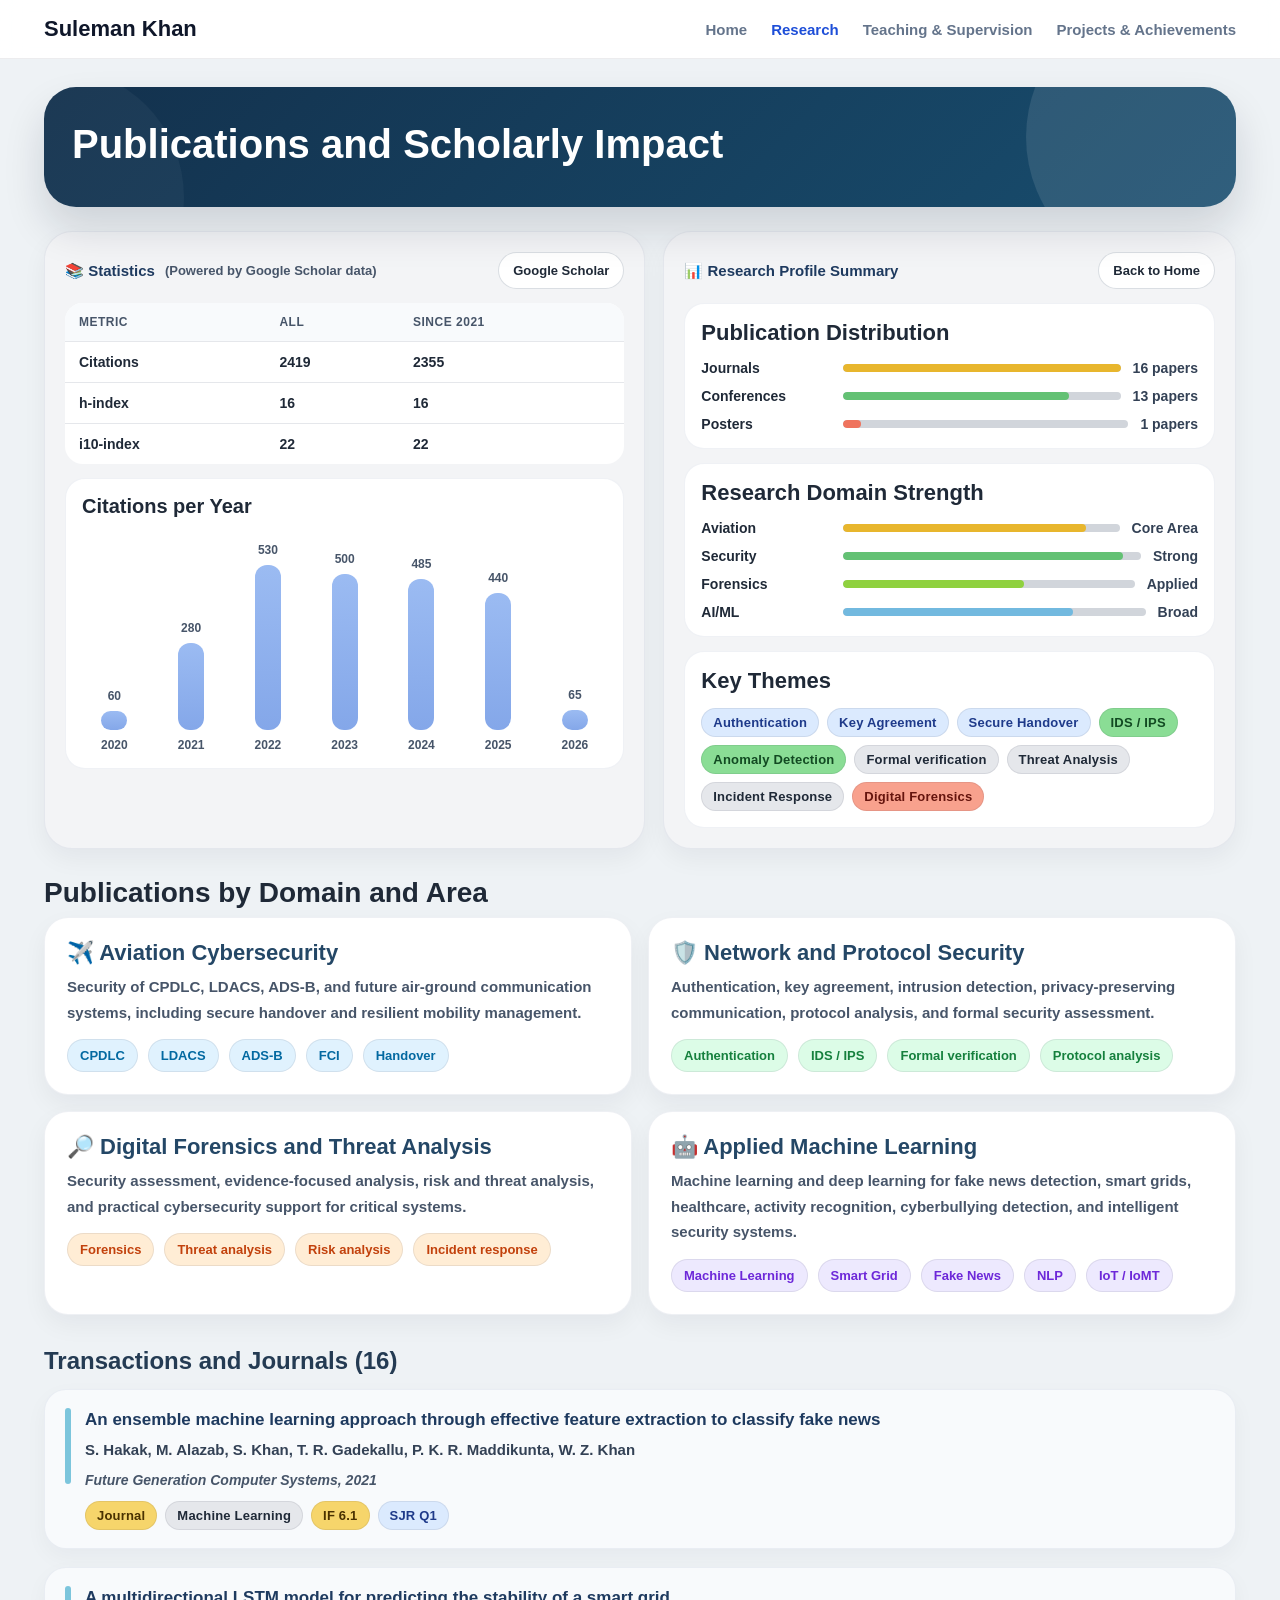
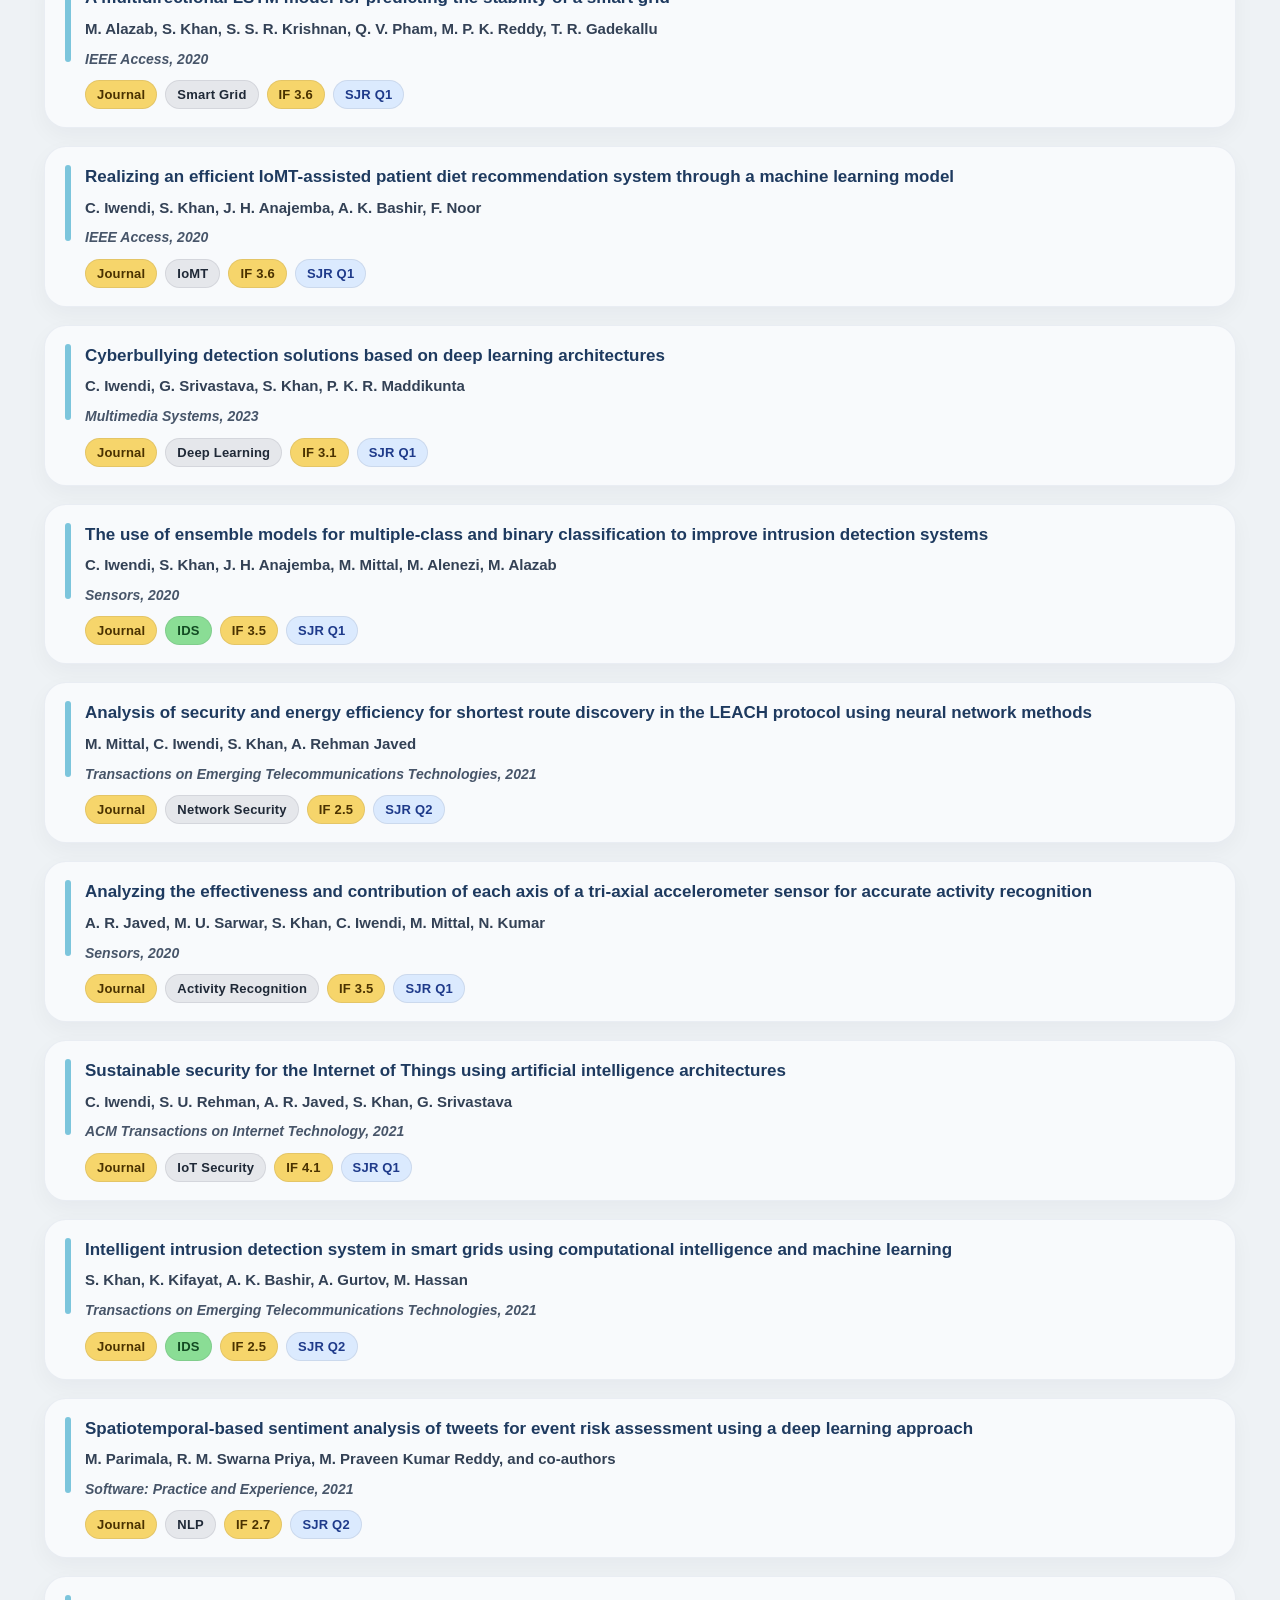
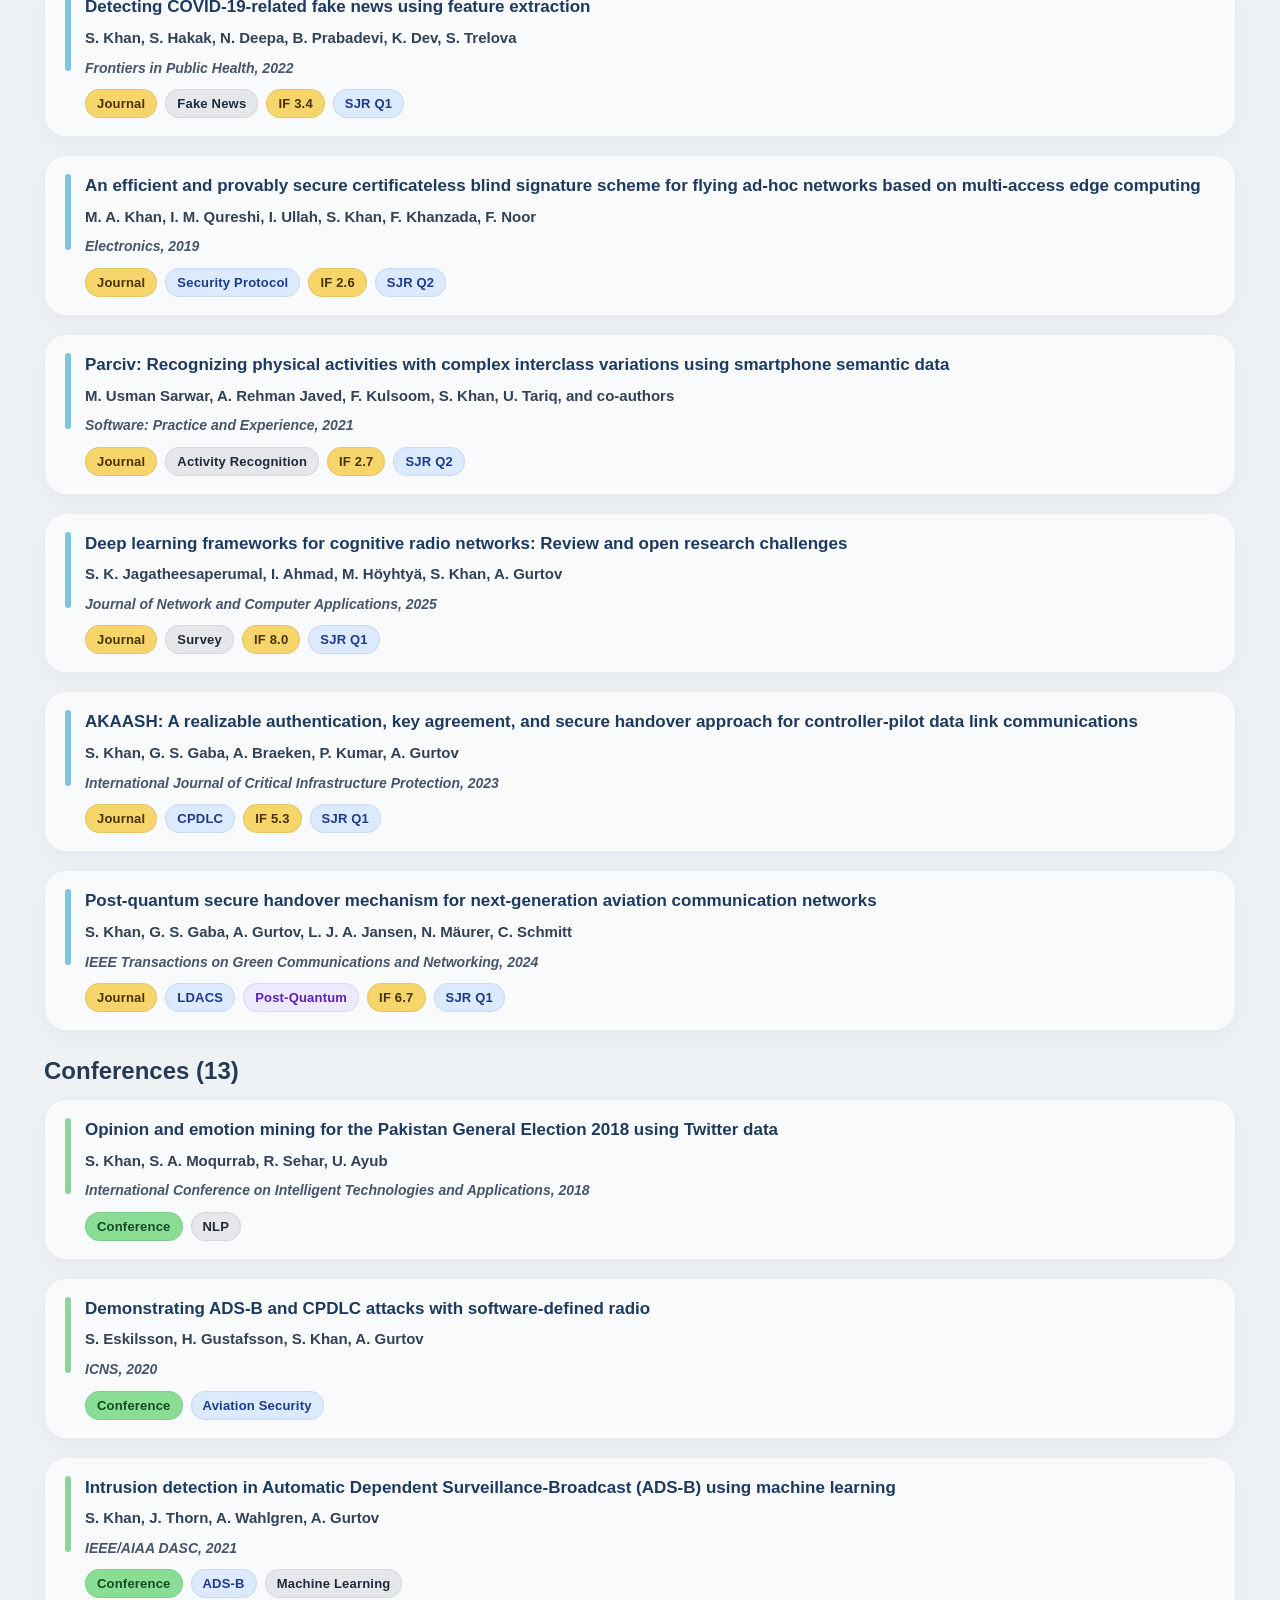
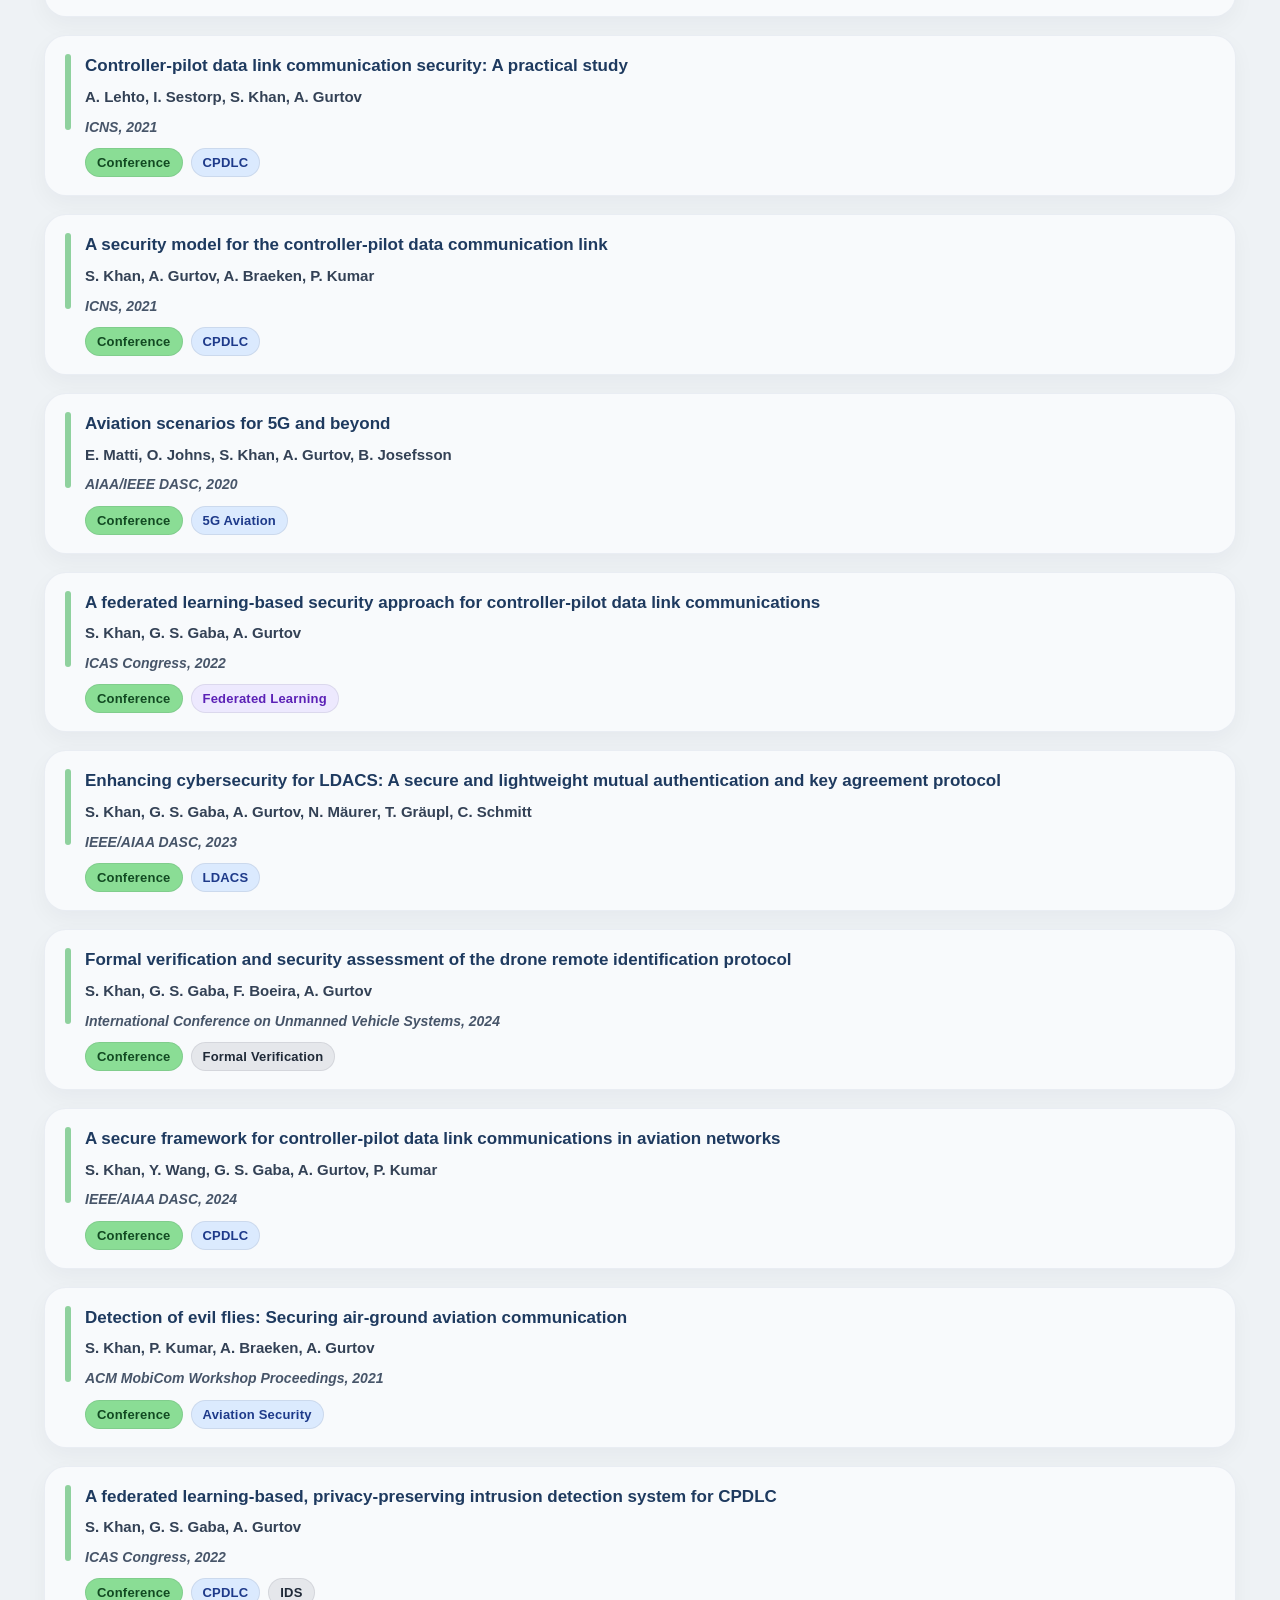
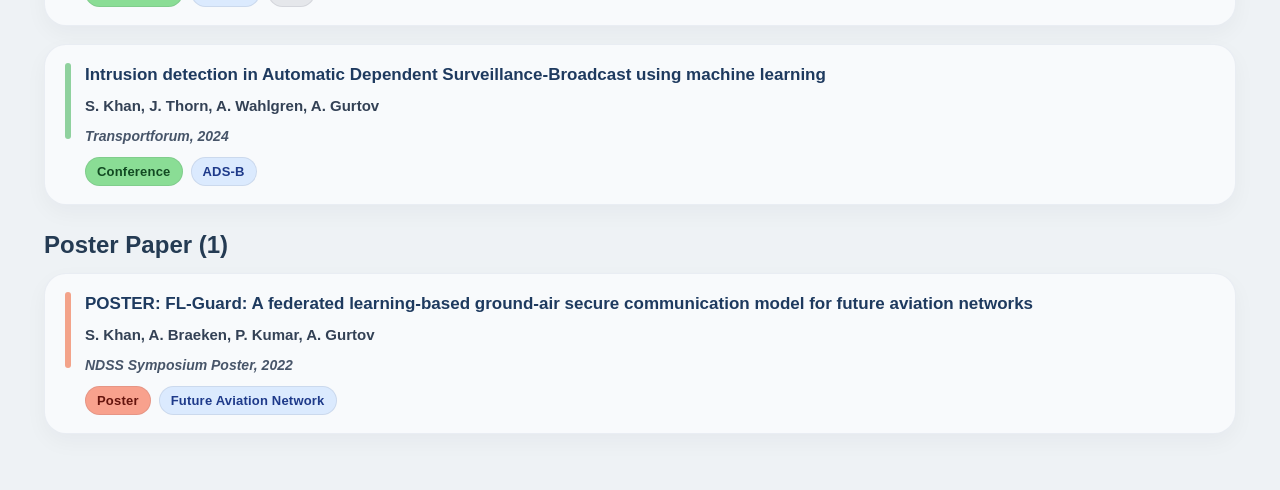
<file: pages/publications.html>
<!DOCTYPE html>
<html lang="en">
<head>
  <meta charset="UTF-8" />
  <meta name="viewport" content="width=device-width, initial-scale=1.0" />
  <title>Research &amp; Publications | Suleman Khan</title>
  <style>
    * { box-sizing: border-box; }
    body {
      margin: 0;
      font-family: "Segoe UI", Tahoma, Geneva, Verdana, sans-serif;
      background: #eef2f5;
      color: #1f2937;
    }

    a { color: inherit; }

    .topbar {
      position: sticky;
      top: 0;
      z-index: 100;
      background: rgba(255,255,255,0.95);
      backdrop-filter: blur(12px);
      border-bottom: 1px solid rgba(15, 23, 42, 0.08);
    }

    .topbar-inner {
      max-width: 1240px;
      margin: 0 auto;
      padding: 16px 24px;
      display: flex;
      align-items: center;
      justify-content: space-between;
      gap: 18px;
      flex-wrap: wrap;
    }

    .brand {
      font-size: 22px;
      font-weight: 800;
      color: #0f172a;
      text-decoration: none;
    }

    .nav {
      display: flex;
      gap: 24px;
      flex-wrap: wrap;
    }

    .nav a {
      text-decoration: none;
      color: #64748b;
      font-size: 15px;
      font-weight: 700;
    }

    .nav a:hover,
    .nav a.active {
      color: #1d4ed8;
    }

    .page {
      max-width: 1240px;
      margin: 0 auto;
      padding: 28px 24px 56px;
    }

    .hero {
      position: relative;
      overflow: hidden;
      background: linear-gradient(135deg, #13314d 0%, #184d6e 100%);
      color: #ffffff;
      border-radius: 32px;
      padding: 34px 28px 30px;
      box-shadow: 0 22px 42px rgba(15, 23, 42, 0.14);
      margin-bottom: 24px;
    }

    .hero::before {
      content: "";
      position: absolute;
      right: -70px;
      top: -90px;
      width: 280px;
      height: 280px;
      border-radius: 50%;
      background: rgba(255,255,255,0.10);
    }

    .hero::after {
      content: "";
      position: absolute;
      left: -120px;
      bottom: -120px;
      width: 260px;
      height: 260px;
      border-radius: 50%;
      background: rgba(255,255,255,0.04);
    }

    .hero-inner {
      position: relative;
      z-index: 1;
      max-width: 860px;
    }

    .eyebrow {
      display: inline-block;
      margin-bottom: 14px;
      color: #ffd5a8;
      font-size: 13px;
      font-weight: 900;
      letter-spacing: 2px;
      text-transform: uppercase;
    }

    .hero h1 {
      margin: 0 0 10px;
      font-size: 40px;
      line-height: 1.15;
      color: #ffffff;
    }

    .hero p {
      margin: 0;
      font-size: 18px;
      line-height: 1.7;
      color: rgba(255,255,255,0.92);
      max-width: 760px;
    }

    .summary-grid {
      display: grid;
      grid-template-columns: 1.05fr 1fr;
      gap: 18px;
      margin-bottom: 28px;
    }

    .panel {
      background: #f3f4f6;
      border: 1px solid rgba(148,163,184,0.16);
      border-radius: 28px;
      padding: 20px;
      box-shadow: 0 10px 24px rgba(15, 23, 42, 0.05);
    }

    .panel-header {
      display: flex;
      align-items: center;
      justify-content: space-between;
      gap: 12px;
      margin-bottom: 14px;
      flex-wrap: wrap;
    }

    .panel-title {
      display: flex;
      align-items: center;
      gap: 10px;
      font-size: 15px;
      font-weight: 900;
      color: #1e3a5f;
    }

    .panel-subtle {
      color: #475569;
      font-weight: 800;
      font-size: 13px;
    }

    .chip-link {
      display: inline-flex;
      align-items: center;
      gap: 8px;
      padding: 10px 14px;
      border-radius: 999px;
      background: #ffffff;
      border: 1px solid rgba(100, 116, 139, 0.24);
      font-size: 13px;
      font-weight: 800;
      color: #1f2937;
      text-decoration: none;
    }

    .stats-table {
      width: 100%;
      border-collapse: collapse;
      overflow: hidden;
      border-radius: 18px;
      background: #ffffff;
      margin-bottom: 14px;
    }

    .stats-table th,
    .stats-table td {
      padding: 12px 14px;
      font-size: 14px;
      text-align: left;
      border-bottom: 1px solid #e5e7eb;
      color: #1f2937;
      font-weight: 700;
    }

    .stats-table th {
      font-size: 12px;
      text-transform: uppercase;
      letter-spacing: 0.5px;
      color: #475569;
      background: #f8fafc;
      font-weight: 900;
    }

    .stats-table tr:last-child td {
      border-bottom: none;
    }

    .bar-box {
      background: #ffffff;
      border-radius: 20px;
      padding: 16px;
      border: 1px solid rgba(148,163,184,0.15);
    }

    .bar-box + .bar-box {
      margin-top: 14px;
    }

    .bar-box h3 {
      margin: 0 0 14px;
      font-size: 22px;
      color: #1f2937;
    }

    .metric-row {
      display: grid;
      grid-template-columns: 130px 1fr auto;
      align-items: center;
      gap: 12px;
      margin-bottom: 12px;
    }

    .metric-row:last-child {
      margin-bottom: 0;
    }

    .metric-label {
      font-size: 14px;
      font-weight: 800;
      color: #1f2937;
    }

    .track {
      height: 8px;
      border-radius: 999px;
      background: #d1d5db;
      overflow: hidden;
    }

    .fill {
      height: 100%;
      border-radius: 999px;
    }

    .fill.gold { background: #e8b62d; }
    .fill.green { background: #63c174; }
    .fill.lime { background: #8fd13f; }
    .fill.coral { background: #ef735d; }
    .fill.blue { background: #72b9df; }
    .fill.violet { background: #8b7cf8; }

    .metric-value {
      font-size: 14px;
      font-weight: 800;
      color: #334155;
    }

    .citation-box {
      background: #ffffff;
      border-radius: 20px;
      padding: 16px;
      border: 1px solid rgba(148,163,184,0.15);
    }

    .citation-box h3 {
      margin: 0 0 14px;
      font-size: 20px;
      color: #1f2937;
    }

    .citation-chart {
      display: grid;
      grid-template-columns: repeat(auto-fit, minmax(48px, 1fr));
      gap: 12px;
      align-items: end;
      min-height: 220px;
    }

    .chart-col {
      display: flex;
      flex-direction: column;
      align-items: center;
      justify-content: end;
      gap: 8px;
      min-width: 0;
    }

    .chart-value {
      font-size: 12px;
      font-weight: 800;
      color: #475569;
    }

    .chart-bar {
      width: 26px;
      border-radius: 12px;
      background: linear-gradient(180deg, #9bbbf2 0%, #84a7e9 100%);
      min-height: 16px;
    }

    .chart-year {
      font-size: 12px;
      color: #475569;
      font-weight: 800;
    }

    .section-title {
      margin: 0 0 8px;
      font-size: 28px;
      color: #1f2937;
    }

    .section-intro {
      margin: 0 0 18px;
      max-width: 900px;
      color: #475569;
      font-size: 16px;
      font-weight: 600;
      line-height: 1.7;
    }

    .domain-grid {
      display: grid;
      grid-template-columns: repeat(2, minmax(0, 1fr));
      gap: 16px;
      margin-bottom: 32px;
    }

    .domain-card {
      background: #ffffff;
      border-radius: 24px;
      padding: 22px;
      box-shadow: 0 10px 24px rgba(15, 23, 42, 0.05);
      border: 1px solid rgba(148,163,184,0.16);
    }

    .domain-card h3 {
      margin: 0 0 8px;
      font-size: 22px;
      color: #244766;
    }

    .domain-card p {
      margin: 0 0 14px;
      color: #475569;
      font-size: 15px;
      font-weight: 600;
      line-height: 1.7;
    }

    .focus-tags {
      display: flex;
      flex-wrap: wrap;
      gap: 10px;
    }

    .focus-tags span {
      display: inline-flex;
      align-items: center;
      padding: 8px 12px;
      border-radius: 999px;
      font-size: 13px;
      font-weight: 800;
      border: 1px solid rgba(15, 23, 42, 0.08);
    }

    .aviation span { background: #e0f2fe; color: #0369a1; }
    .network span { background: #dcfce7; color: #15803d; }
    .forensics span { background: #ffedd5; color: #c2410c; }
    .ml span { background: #ede9fe; color: #6d28d9; }

    .pub-section {
      margin-top: 26px;
    }

    .pub-section h2 {
      margin: 0 0 14px;
      font-size: 24px;
      color: #243b53;
    }

    .pub-list {
      list-style: none;
      margin: 0;
      padding: 0;
      display: grid;
      gap: 18px;
    }

    .paper-panel {
      background: #f8fafc;
      border: 1px solid rgba(148,163,184,0.15);
      border-radius: 22px;
      padding: 18px 20px;
      display: grid;
      grid-template-columns: 6px 1fr;
      gap: 14px;
      align-items: start;
      box-shadow: 0 8px 22px rgba(15, 23, 42, 0.04);
      cursor: pointer;
      transition: transform 0.16s ease, box-shadow 0.16s ease, border-color 0.16s ease;
    }

    .paper-panel:hover,
    .paper-panel:focus-visible {
      transform: translateY(-1px);
      box-shadow: 0 12px 24px rgba(15, 23, 42, 0.08);
      border-color: rgba(37, 99, 235, 0.25);
      outline: none;
    }

    .paper-panel .accent {
      width: 6px;
      border-radius: 999px;
      min-height: 76px;
    }

    .paper-panel.conference .accent { background: #8fd19e; }
    .paper-panel.journal .accent { background: #7cc5dc; }
    .paper-panel.poster .accent { background: #f3a38a; }

    .paper-title {
      margin: 0 0 6px;
      font-size: 17px;
      line-height: 1.45;
      color: #1e3a5f;
    }

    .paper-title strong {
      font-weight: 800;
    }

    .paper-title-link {
      color: #1e3a5f;
      text-decoration: none;
      transition: color 0.18s ease;
      font-weight: 800;
    }

    .paper-title-link:hover {
      color: #1d4ed8;
      text-decoration: underline;
    }

    .pub-authors {
      margin: 0 0 6px;
      color: #334155;
      font-size: 15px;
      font-weight: 600;
      line-height: 1.65;
    }

    .pub-meta {
      color: #475569;
      font-size: 14px;
      font-style: italic;
      font-weight: 600;
      line-height: 1.6;
    }

    .venue-metrics {
      display: inline-flex;
      flex-wrap: wrap;
      align-items: center;
      gap: 8px;
      margin-left: 6px;
      font-style: normal;
    }

    .metric-inline {
      color: #334155;
      font-weight: 800;
      font-size: 13px;
      font-style: normal;
    }

    .metric-link {
      text-decoration: none;
      color: #1d4ed8;
      font-weight: 800;
      font-style: normal;
    }

    .metric-link:hover {
      text-decoration: underline;
    }

    .rank-pill {
      display: inline-flex;
      align-items: center;
      justify-content: center;
      min-width: 34px;
      padding: 2px 10px;
      border-radius: 999px;
      font-size: 12px;
      font-weight: 900;
      line-height: 1.2;
      margin-left: 4px;
    }

    .rank-q1 { background: #dbeafe; color: #1d4ed8; }
    .rank-q2 { background: #e5e7eb; color: #374151; }
    .rank-q3 { background: #ecfccb; color: #3f6212; }
    .rank-q4 { background: #fee2e2; color: #991b1b; }
    .rank-na { background: #f1f5f9; color: #475569; }

    .badge-row {
      display: flex;
      flex-wrap: wrap;
      gap: 8px;
      margin-top: 10px;
    }

    .badge {
      display: inline-flex;
      align-items: center;
      padding: 6px 11px;
      border-radius: 999px;
      font-size: 13px;
      font-weight: 900;
      letter-spacing: 0.2px;
      border: 1px solid rgba(15, 23, 42, 0.08);
    }

    .badge.gold { background: #f6d56b; color: #4a3200; }
    .badge.green { background: #8add95; color: #124a22; }
    .badge.lime { background: #b8ec67; color: #385008; }
    .badge.coral { background: #f8a18d; color: #65140d; }
    .badge.blue { background: #dbeafe; color: #1e3a8a; }
    .badge.gray { background: #e5e7eb; color: #1f2937; }
    .badge.violet { background: #ede9fe; color: #5b21b6; }

    .note-box {
      margin-top: 26px;
      background: #ffffff;
      border-radius: 22px;
      padding: 18px 20px;
      border: 1px solid rgba(148,163,184,0.15);
      color: #64748b;
      line-height: 1.7;
      font-size: 15px;
    }

    @media (max-width: 980px) {
      .summary-grid,
      .domain-grid {
        grid-template-columns: 1fr;
      }

      .hero h1 {
        font-size: 32px;
      }
    }

    @media (max-width: 700px) {
      .topbar-inner,
      .page {
        padding-left: 16px;
        padding-right: 16px;
      }

      .hero,
      .panel,
      .domain-card,
      .paper-panel {
        padding: 18px;
      }

      .metric-row {
        grid-template-columns: 1fr;
        gap: 6px;
      }
    }
  </style>
</head>
<body>
  <header class="topbar">
    <div class="topbar-inner">
      <a class="brand" href="../index.html">Suleman Khan</a>
      <nav class="nav">
        <a href="../index.html">Home</a>
        <a href="publications.html" class="active">Research</a>
        <a href="../projects-supervision.html">Teaching &amp; Supervision</a>
        <a href="../projects-achievements.html">Projects &amp; Achievements</a>
      </nav>
    </div>
  </header>

  <main class="page">
    <section class="hero">
      <div class="hero-inner">
        <h1>Publications and Scholarly Impact</h1>
      </div>
    </section>

    <section class="summary-grid">
      <div class="panel">
        <div class="panel-header">
          <div class="panel-title">📚 Statistics <span class="panel-subtle">(Powered by Google Scholar data)</span></div>
          <a class="chip-link" id="scholarLink" href="#" target="_blank">Google Scholar</a>
        </div>

        <table class="stats-table">
          <thead>
            <tr>
              <th>Metric</th>
              <th>All</th>
              <th>Since 2021</th>
            </tr>
          </thead>
          <tbody id="statsBody"></tbody>
        </table>

        <div class="citation-box">
          <h3>Citations per Year</h3>
          <div class="citation-chart" id="citationChart"></div>
        </div>
      </div>

      <div class="panel">
        <div class="panel-header">
          <div class="panel-title">📊 Research Profile Summary</div>
          <a class="chip-link" href="../index.html">Back to Home</a>
        </div>

        <div class="bar-box">
          <h3>Publication Distribution</h3>
          <div id="publicationDistribution"></div>
        </div>

        <div class="bar-box">
          <h3>Research Domain Strength</h3>
          <div id="domainStrength"></div>
        </div>

        <div class="bar-box">
          <h3>Key Themes</h3>
          <div class="badge-row" id="themeBadges"></div>
        </div>
      </div>
    </section>

    <h2 class="section-title">Publications by Domain and Area</h2>

    <section class="domain-grid">
      <article class="domain-card aviation">
        <h3>✈️ Aviation Cybersecurity</h3>
        <p>Security of CPDLC, LDACS, ADS-B, and future air-ground communication systems, including secure handover and resilient mobility management.</p>
        <div class="focus-tags">
          <span>CPDLC</span><span>LDACS</span><span>ADS-B</span><span>FCI</span><span>Handover</span>
        </div>
      </article>

      <article class="domain-card network">
        <h3>🛡️ Network and Protocol Security</h3>
        <p>Authentication, key agreement, intrusion detection, privacy-preserving communication, protocol analysis, and formal security assessment.</p>
        <div class="focus-tags">
          <span>Authentication</span><span>IDS / IPS</span><span>Formal verification</span><span>Protocol analysis</span>
        </div>
      </article>

      <article class="domain-card forensics">
        <h3>🔎 Digital Forensics and Threat Analysis</h3>
        <p>Security assessment, evidence-focused analysis, risk and threat analysis, and practical cybersecurity support for critical systems.</p>
        <div class="focus-tags">
          <span>Forensics</span><span>Threat analysis</span><span>Risk analysis</span><span>Incident response</span>
        </div>
      </article>

      <article class="domain-card ml">
        <h3>🤖 Applied Machine Learning</h3>
        <p>Machine learning and deep learning for fake news detection, smart grids, healthcare, activity recognition, cyberbullying detection, and intelligent security systems.</p>
        <div class="focus-tags">
          <span>Machine Learning</span><span>Smart Grid</span><span>Fake News</span><span>NLP</span><span>IoT / IoMT</span>
        </div>
      </article>
    </section>

    <section class="pub-section">
      <h2>Transactions and Journals (<span id="journalCount">0</span>)</h2>
      <ul class="pub-list" id="journalList"></ul>
    </section>

    <section class="pub-section">
      <h2>Conferences (<span id="conferenceCount">0</span>)</h2>
      <ul class="pub-list" id="conferenceList"></ul>
    </section>

    <section class="pub-section">
      <h2>Poster Paper (<span id="posterCount">0</span>)</h2>
      <ul class="pub-list" id="posterList"></ul>
    </section>
  </main>

  <script>
    const scholarProfileUrl = "https://scholar.google.com/citations?hl=en&user=TEJvmG8AAAAJ&view_op=list_works&sortby=pubdate";

    const scholarStats = [
      { metric: "Citations", all: 2419, since2021: 2355 },
      { metric: "h-index", all: 16, since2021: 16 },
      { metric: "i10-index", all: 22, since2021: 22 }
    ];

    const citationsPerYear = [
      { year: 2020, count: 60 },
      { year: 2021, count: 280 },
      { year: 2022, count: 530 },
      { year: 2023, count: 500 },
      { year: 2024, count: 485 },
      { year: 2025, count: 440 },
      { year: 2026, count: 65 }
    ];

    const publicationDistribution = [
      { label: "Journals", value: 16, max: 16, color: "gold" },
      { label: "Conferences", value: 13, max: 16, color: "green" },
      { label: "Posters", value: 1, max: 16, color: "coral" }
    ];

    const domainStrength = [
      { label: "Aviation", value: 88, text: "Core Area", color: "gold" },
      { label: "Security", value: 94, text: "Strong", color: "green" },
      { label: "Forensics", value: 62, text: "Applied", color: "lime" },
      { label: "AI/ML", value: 76, text: "Broad", color: "blue" }
    ];

    const themes = [
      { text: "Authentication", color: "blue" },
      { text: "Key Agreement", color: "blue" },
      { text: "Secure Handover", color: "blue" },
      { text: "IDS / IPS", color: "green" },
      { text: "Anomaly Detection", color: "green" },
      { text: "Formal verification", color: "gray" },
      { text: "Threat Analysis", color: "gray" },
      { text: "Incident Response", color: "gray" },
      { text: "Digital Forensics", color: "coral" }
    ];

    const journals = [
      {
        title: "An ensemble machine learning approach through effective feature extraction to classify fake news",
        authors: "S. Hakak, M. Alazab, S. Khan, T. R. Gadekallu, P. K. R. Maddikunta, W. Z. Khan",
        venue: "Future Generation Computer Systems, 2021",
        impactFactor: "6.1",
        sjrQuartile: "Q1",
        badges: [{ text: "Journal", color: "gold" }, { text: "Machine Learning", color: "gray" }]
      },
      {
        title: "A multidirectional LSTM model for predicting the stability of a smart grid",
        authors: "M. Alazab, S. Khan, S. S. R. Krishnan, Q. V. Pham, M. P. K. Reddy, T. R. Gadekallu",
        venue: "IEEE Access, 2020",
        impactFactor: "3.6",
        sjrQuartile: "Q1",
        badges: [{ text: "Journal", color: "gold" }, { text: "Smart Grid", color: "gray" }]
      },
      {
        title: "Realizing an efficient IoMT-assisted patient diet recommendation system through a machine learning model",
        authors: "C. Iwendi, S. Khan, J. H. Anajemba, A. K. Bashir, F. Noor",
        venue: "IEEE Access, 2020",
        impactFactor: "3.6",
        sjrQuartile: "Q1",
        badges: [{ text: "Journal", color: "gold" }, { text: "IoMT", color: "gray" }]
      },
      {
        title: "Cyberbullying detection solutions based on deep learning architectures",
        authors: "C. Iwendi, G. Srivastava, S. Khan, P. K. R. Maddikunta",
        venue: "Multimedia Systems, 2023",
        impactFactor: "3.1",
        sjrQuartile: "Q1",
        badges: [{ text: "Journal", color: "gold" }, { text: "Deep Learning", color: "gray" }]
      },
      {
        title: "The use of ensemble models for multiple-class and binary classification to improve intrusion detection systems",
        authors: "C. Iwendi, S. Khan, J. H. Anajemba, M. Mittal, M. Alenezi, M. Alazab",
        venue: "Sensors, 2020",
        impactFactor: "3.5",
        sjrQuartile: "Q1",
        badges: [{ text: "Journal", color: "gold" }, { text: "IDS", color: "green" }]
      },
      {
        title: "Analysis of security and energy efficiency for shortest route discovery in the LEACH protocol using neural network methods",
        authors: "M. Mittal, C. Iwendi, S. Khan, A. Rehman Javed",
        venue: "Transactions on Emerging Telecommunications Technologies, 2021",
        impactFactor: "2.5",
        sjrQuartile: "Q2",
        badges: [{ text: "Journal", color: "gold" }, { text: "Network Security", color: "gray" }]
      },
      {
        title: "Analyzing the effectiveness and contribution of each axis of a tri-axial accelerometer sensor for accurate activity recognition",
        authors: "A. R. Javed, M. U. Sarwar, S. Khan, C. Iwendi, M. Mittal, N. Kumar",
        venue: "Sensors, 2020",
        impactFactor: "3.5",
        sjrQuartile: "Q1",
        badges: [{ text: "Journal", color: "gold" }, { text: "Activity Recognition", color: "gray" }]
      },
      {
        title: "Sustainable security for the Internet of Things using artificial intelligence architectures",
        authors: "C. Iwendi, S. U. Rehman, A. R. Javed, S. Khan, G. Srivastava",
        venue: "ACM Transactions on Internet Technology, 2021",
        impactFactor: "4.1",
        sjrQuartile: "Q1",
        badges: [{ text: "Journal", color: "gold" }, { text: "IoT Security", color: "gray" }]
      },
      {
        title: "Intelligent intrusion detection system in smart grids using computational intelligence and machine learning",
        authors: "S. Khan, K. Kifayat, A. K. Bashir, A. Gurtov, M. Hassan",
        venue: "Transactions on Emerging Telecommunications Technologies, 2021",
        impactFactor: "2.5",
        sjrQuartile: "Q2",
        badges: [{ text: "Journal", color: "gold" }, { text: "IDS", color: "green" }]
      },
      {
        title: "Spatiotemporal-based sentiment analysis of tweets for event risk assessment using a deep learning approach",
        authors: "M. Parimala, R. M. Swarna Priya, M. Praveen Kumar Reddy, and co-authors",
        venue: "Software: Practice and Experience, 2021",
        impactFactor: "2.7",
        sjrQuartile: "Q2",
        badges: [{ text: "Journal", color: "gold" }, { text: "NLP", color: "gray" }]
      },
      {
        title: "Detecting COVID-19-related fake news using feature extraction",
        authors: "S. Khan, S. Hakak, N. Deepa, B. Prabadevi, K. Dev, S. Trelova",
        venue: "Frontiers in Public Health, 2022",
        impactFactor: "3.4",
        sjrQuartile: "Q1",
        badges: [{ text: "Journal", color: "gold" }, { text: "Fake News", color: "gray" }]
      },
      {
        title: "An efficient and provably secure certificateless blind signature scheme for flying ad-hoc networks based on multi-access edge computing",
        authors: "M. A. Khan, I. M. Qureshi, I. Ullah, S. Khan, F. Khanzada, F. Noor",
        venue: "Electronics, 2019",
        impactFactor: "2.6",
        sjrQuartile: "Q2",
        badges: [{ text: "Journal", color: "gold" }, { text: "Security Protocol", color: "blue" }]
      },
      {
        title: "Parciv: Recognizing physical activities with complex interclass variations using smartphone semantic data",
        authors: "M. Usman Sarwar, A. Rehman Javed, F. Kulsoom, S. Khan, U. Tariq, and co-authors",
        venue: "Software: Practice and Experience, 2021",
        impactFactor: "2.7",
        sjrQuartile: "Q2",
        badges: [{ text: "Journal", color: "gold" }, { text: "Activity Recognition", color: "gray" }]
      },
      {
        title: "Deep learning frameworks for cognitive radio networks: Review and open research challenges",
        authors: "S. K. Jagatheesaperumal, I. Ahmad, M. Höyhtyä, S. Khan, A. Gurtov",
        venue: "Journal of Network and Computer Applications, 2025",
        impactFactor: "8.0",
        sjrQuartile: "Q1",
        badges: [{ text: "Journal", color: "gold" }, { text: "Survey", color: "gray" }]
      },
      {
        title: "AKAASH: A realizable authentication, key agreement, and secure handover approach for controller-pilot data link communications",
        authors: "S. Khan, G. S. Gaba, A. Braeken, P. Kumar, A. Gurtov",
        venue: "International Journal of Critical Infrastructure Protection, 2023",
        impactFactor: "5.3",
        sjrQuartile: "Q1",
        badges: [{ text: "Journal", color: "gold" }, { text: "CPDLC", color: "blue" }]
      },
      {
        title: "Post-quantum secure handover mechanism for next-generation aviation communication networks",
        authors: "S. Khan, G. S. Gaba, A. Gurtov, L. J. A. Jansen, N. Mäurer, C. Schmitt",
        venue: "IEEE Transactions on Green Communications and Networking, 2024",
        impactFactor: "6.7",
        sjrQuartile: "Q1",
        badges: [{ text: "Journal", color: "gold" }, { text: "LDACS", color: "blue" }, { text: "Post-Quantum", color: "violet" }]
      }
    ];

    const conferences = [
      {
        title: "Opinion and emotion mining for the Pakistan General Election 2018 using Twitter data",
        authors: "S. Khan, S. A. Moqurrab, R. Sehar, U. Ayub",
        venue: "International Conference on Intelligent Technologies and Applications, 2018",
        badges: [{ text: "Conference", color: "green" }, { text: "NLP", color: "gray" }]
      },
      {
        title: "Demonstrating ADS-B and CPDLC attacks with software-defined radio",
        authors: "S. Eskilsson, H. Gustafsson, S. Khan, A. Gurtov",
        venue: "ICNS, 2020",
        badges: [{ text: "Conference", color: "green" }, { text: "Aviation Security", color: "blue" }]
      },
      {
        title: "Intrusion detection in Automatic Dependent Surveillance-Broadcast (ADS-B) using machine learning",
        authors: "S. Khan, J. Thorn, A. Wahlgren, A. Gurtov",
        venue: "IEEE/AIAA DASC, 2021",
        badges: [{ text: "Conference", color: "green" }, { text: "ADS-B", color: "blue" }, { text: "Machine Learning", color: "gray" }]
      },
      {
        title: "Controller-pilot data link communication security: A practical study",
        authors: "A. Lehto, I. Sestorp, S. Khan, A. Gurtov",
        venue: "ICNS, 2021",
        badges: [{ text: "Conference", color: "green" }, { text: "CPDLC", color: "blue" }]
      },
      {
        title: "A security model for the controller-pilot data communication link",
        authors: "S. Khan, A. Gurtov, A. Braeken, P. Kumar",
        venue: "ICNS, 2021",
        badges: [{ text: "Conference", color: "green" }, { text: "CPDLC", color: "blue" }]
      },
      {
        title: "Aviation scenarios for 5G and beyond",
        authors: "E. Matti, O. Johns, S. Khan, A. Gurtov, B. Josefsson",
        venue: "AIAA/IEEE DASC, 2020",
        badges: [{ text: "Conference", color: "green" }, { text: "5G Aviation", color: "blue" }]
      },
      {
        title: "A federated learning-based security approach for controller-pilot data link communications",
        authors: "S. Khan, G. S. Gaba, A. Gurtov",
        venue: "ICAS Congress, 2022",
        badges: [{ text: "Conference", color: "green" }, { text: "Federated Learning", color: "violet" }]
      },
      {
        title: "Enhancing cybersecurity for LDACS: A secure and lightweight mutual authentication and key agreement protocol",
        authors: "S. Khan, G. S. Gaba, A. Gurtov, N. Mäurer, T. Gräupl, C. Schmitt",
        venue: "IEEE/AIAA DASC, 2023",
        badges: [{ text: "Conference", color: "green" }, { text: "LDACS", color: "blue" }]
      },
      {
        title: "Formal verification and security assessment of the drone remote identification protocol",
        authors: "S. Khan, G. S. Gaba, F. Boeira, A. Gurtov",
        venue: "International Conference on Unmanned Vehicle Systems, 2024",
        badges: [{ text: "Conference", color: "green" }, { text: "Formal Verification", color: "gray" }]
      },
      {
        title: "A secure framework for controller-pilot data link communications in aviation networks",
        authors: "S. Khan, Y. Wang, G. S. Gaba, A. Gurtov, P. Kumar",
        venue: "IEEE/AIAA DASC, 2024",
        badges: [{ text: "Conference", color: "green" }, { text: "CPDLC", color: "blue" }]
      },
      {
        title: "Detection of evil flies: Securing air-ground aviation communication",
        authors: "S. Khan, P. Kumar, A. Braeken, A. Gurtov",
        venue: "ACM MobiCom Workshop Proceedings, 2021",
        badges: [{ text: "Conference", color: "green" }, { text: "Aviation Security", color: "blue" }]
      },
      {
        title: "A federated learning-based, privacy-preserving intrusion detection system for CPDLC",
        authors: "S. Khan, G. S. Gaba, A. Gurtov",
        venue: "ICAS Congress, 2022",
        badges: [{ text: "Conference", color: "green" }, { text: "CPDLC", color: "blue" }, { text: "IDS", color: "gray" }]
      },
      {
        title: "Intrusion detection in Automatic Dependent Surveillance-Broadcast using machine learning",
        authors: "S. Khan, J. Thorn, A. Wahlgren, A. Gurtov",
        venue: "Transportforum, 2024",
        badges: [{ text: "Conference", color: "green" }, { text: "ADS-B", color: "blue" }]
      }
    ];

    const posters = [
      {
        title: "POSTER: FL-Guard: A federated learning-based ground-air secure communication model for future aviation networks",
        authors: "S. Khan, A. Braeken, P. Kumar, A. Gurtov",
        venue: "NDSS Symposium Poster, 2022",
        badges: [{ text: "Poster", color: "coral" }, { text: "Future Aviation Network", color: "blue" }]
      }
    ];

    const statsBody = document.getElementById("statsBody");
    statsBody.innerHTML = scholarStats.map(item => `
      <tr>
        <td>${item.metric}</td>
        <td>${item.all}</td>
        <td>${item.since2021}</td>
      </tr>
    `).join("");

    const maxCitations = Math.max(...citationsPerYear.map(item => item.count));
    document.getElementById("citationChart").innerHTML = citationsPerYear.map(item => {
      const height = Math.max(16, Math.round((item.count / maxCitations) * 165));
      return `
        <div class="chart-col">
          <div class="chart-value">${item.count}</div>
          <div class="chart-bar" style="height:${height}px"></div>
          <div class="chart-year">${item.year}</div>
        </div>
      `;
    }).join("");

    function renderMetricRows(targetId, data, useMax = true) {
      const target = document.getElementById(targetId);
      const max = useMax ? Math.max(...data.map(item => item.max || item.value)) : 100;
      target.innerHTML = data.map(item => {
        const width = useMax ? ((item.value / max) * 100) : item.value;
        return `
          <div class="metric-row">
            <div class="metric-label">${item.label}</div>
            <div class="track"><div class="fill ${item.color}" style="width:${width}%"></div></div>
            <div class="metric-value">${item.text || `${item.value} papers`}</div>
          </div>
        `;
      }).join("");
    }

    renderMetricRows("publicationDistribution", publicationDistribution, true);
    renderMetricRows("domainStrength", domainStrength, false);

    document.getElementById("themeBadges").innerHTML = themes.map(theme => `
      <span class="badge ${theme.color}">${theme.text}</span>
    `).join("");

    document.getElementById("scholarLink").href = scholarProfileUrl;

    function getPaperUrl(entry) {
      if (entry.url) return entry.url;
      return `https://scholar.google.com/scholar?q=${encodeURIComponent(entry.title)}`;
    }

    function renderVenueMetrics(entry) {
      const parts = [];
      if (entry.hjrs) {
        const hjrsText = `<strong>(HJRS = ${entry.hjrs})</strong>`;
        parts.push(entry.hjrsUrl
          ? `<a class="metric-link" href="${entry.hjrsUrl}" target="_blank" rel="noopener noreferrer">${hjrsText}</a>`
          : `<span class="metric-inline">${hjrsText}</span>`);
      }
      if (entry.pdfUrl) {
        parts.push(`<a class="metric-link" href="${entry.pdfUrl}" target="_blank" rel="noopener noreferrer">(PDF)</a>`);
      }
      return parts.length ? `<span class="venue-metrics">${parts.join(" ")}</span>` : "";
    }

    function renderPublications(targetId, entries, type) {
      const target = document.getElementById(targetId);
      target.innerHTML = entries.map(entry => {
        const paperUrl = getPaperUrl(entry);
        const autoBadges = [];
        if (entry.impactFactor) {
          autoBadges.push(`<span class="badge gold">IF ${entry.impactFactor}</span>`);
        }
        if (entry.sjrQuartile) {
          autoBadges.push(`<span class="badge blue">SJR ${entry.sjrQuartile}</span>`);
        }
        return `
          <li class="paper-panel ${type}" role="link" tabindex="0" data-url="${paperUrl}" data-target="_blank" data-rel="noopener noreferrer">
            <div class="accent"></div>
            <div>
              <div class="paper-title"><strong><a class="paper-title-link" href="${paperUrl}" target="_blank" rel="noopener noreferrer">${entry.title}</a></strong></div>
              <div class="pub-authors">${entry.authors}</div>
              <div class="pub-meta"><em>${entry.venue}</em>${renderVenueMetrics(entry)}</div>
              <div class="badge-row">
                ${entry.badges.map(badge => `<span class="badge ${badge.color}">${badge.text}</span>`).join("")}
                ${autoBadges.join("")}
              </div>
            </div>
          </li>
        `;
      }).join("");

      target.querySelectorAll('.paper-panel').forEach(panel => {
        panel.addEventListener('click', (event) => {
          if (event.target.closest('a')) return;
          window.open(panel.dataset.url, panel.dataset.target || '_blank', 'noopener,noreferrer');
        });
        panel.addEventListener('keydown', (event) => {
          if (event.key === 'Enter' || event.key === ' ') {
            event.preventDefault();
            window.open(panel.dataset.url, panel.dataset.target || '_blank', 'noopener,noreferrer');
          }
        });
      });
    }

    renderPublications("journalList", journals, "journal");
    renderPublications("conferenceList", conferences, "conference");
    renderPublications("posterList", posters, "poster");

    document.getElementById("journalCount").textContent = journals.length;
    document.getElementById("conferenceCount").textContent = conferences.length;
    document.getElementById("posterCount").textContent = posters.length;
  </script>
</body>
</html>
</file>
